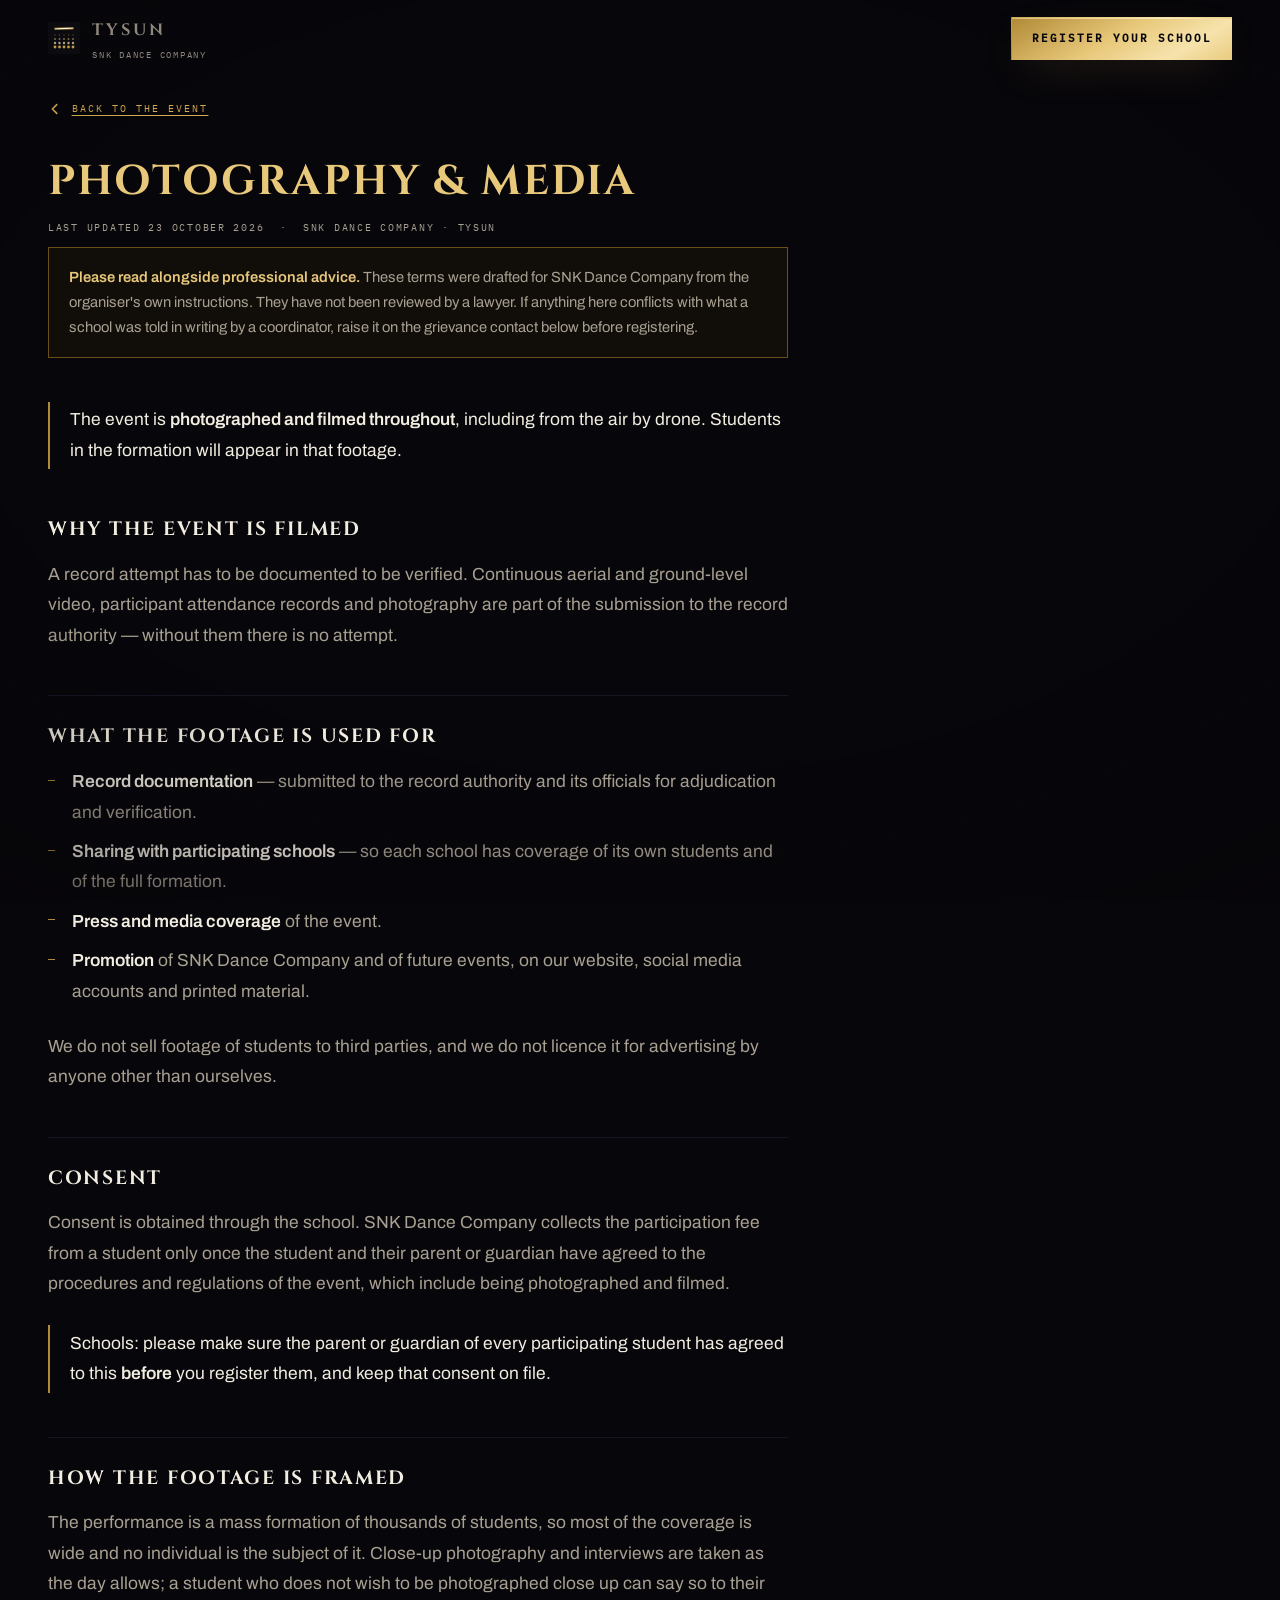
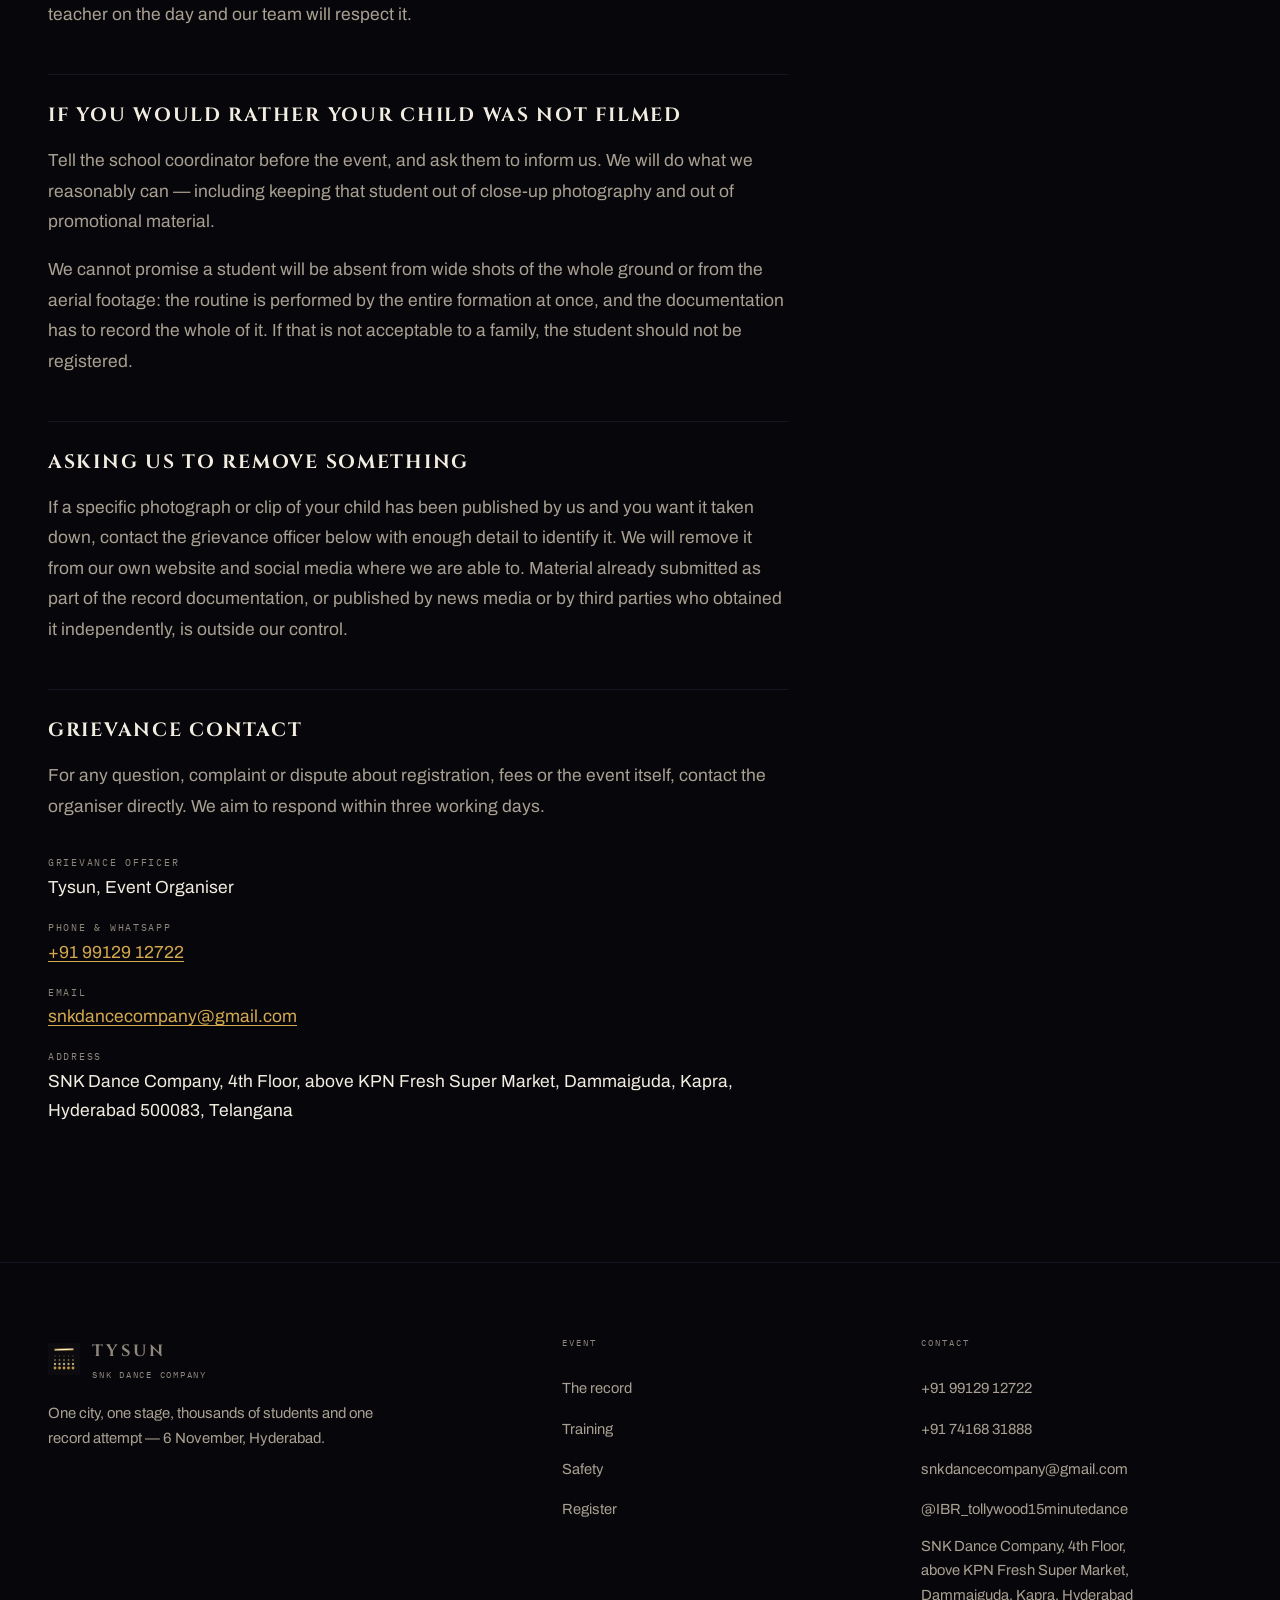
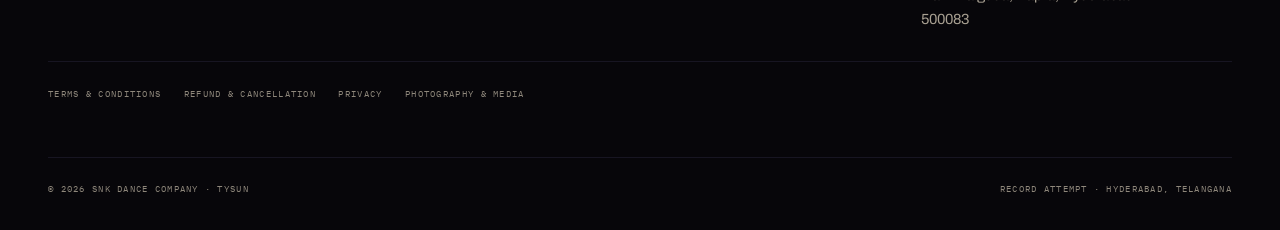
<file: media.html>
<!doctype html>
<html lang="en-IN">
<head>
<meta charset="utf-8">
<meta name="viewport" content="width=device-width, initial-scale=1">
<title>Photography & Media Notice | TYSUN · SNK Dance Company</title>
<meta name="description" content="How the event is photographed and filmed, what the footage is used for, and how to object.">
<meta name="theme-color" content="#07060A">
<meta name="robots" content="index, follow">
<link rel="canonical" href="https://tysun-hyderabad.pages.dev/media.html">
<link rel="icon" href="assets/images/mark.svg" type="image/svg+xml">
<link rel="preload" href="assets/fonts/cinzel-var.woff2" as="font" type="font/woff2" crossorigin>
<link rel="preload" href="assets/fonts/archivo-var.woff2" as="font" type="font/woff2" crossorigin>
<link rel="stylesheet" href="assets/css/fonts.css">
<link rel="stylesheet" href="assets/css/style.css">
</head>
<body>

<a class="skip" href="#main">Skip to content</a>
<div class="grain" aria-hidden="true"></div>
<div class="vignette" aria-hidden="true"></div>

<header class="hdr">
  <div class="wrap hdr__in">
    <a class="brand" href="index.html" aria-label="TYSUN — home">
      <img src="assets/images/mark.svg" alt="" width="32" height="32">
      <span><b>TYSUN</b><span>SNK Dance Company</span></span>
    </a>
    <a class="btn btn--gold hdr__cta" href="index.html#register">Register your school</a>
  </div>
</header>

<main id="main">
<section class="doc">
  <div class="wrap">
    <div class="doc__in">
      <a class="doc__back" href="index.html">
        <svg width="14" height="14" viewBox="0 0 16 16" fill="none" aria-hidden="true"><path d="M10 3 5 8l5 5" stroke="currentColor" stroke-width="1.8" stroke-linecap="round" stroke-linejoin="round"/></svg>
        Back to the event
      </a>

      <h1>Photography &amp; Media</h1>
      <p class="doc__meta">Last updated 23 October 2026 &nbsp;·&nbsp; SNK Dance Company · TYSUN</p>

      <div class="doc__note">
        <b>Please read alongside professional advice.</b> These terms were drafted for
        SNK Dance Company from the organiser's own instructions. They have not been
        reviewed by a lawyer. If anything here conflicts with what a school was told
        in writing by a coordinator, raise it on the grievance contact below before
        registering.
      </div>

      <div class="doc__key">
        <p>The event is <strong>photographed and filmed throughout</strong>, including
        from the air by drone. Students in the formation will appear in that footage.</p>
      </div>

      <h2>Why the event is filmed</h2>
      <p>A record attempt has to be documented to be verified. Continuous aerial and
      ground-level video, participant attendance records and photography are part of
      the submission to the record authority — without them there is no attempt.</p>

      <h2>What the footage is used for</h2>
      <ul>
        <li><strong>Record documentation</strong> — submitted to the record authority
        and its officials for adjudication and verification.</li>
        <li><strong>Sharing with participating schools</strong> — so each school has
        coverage of its own students and of the full formation.</li>
        <li><strong>Press and media coverage</strong> of the event.</li>
        <li><strong>Promotion</strong> of SNK Dance Company and of future events, on
        our website, social media accounts and printed material.</li>
      </ul>
      <p>We do not sell footage of students to third parties, and we do not licence it
      for advertising by anyone other than ourselves.</p>

      <h2>Consent</h2>
      <p>Consent is obtained through the school. SNK Dance Company collects the
      participation fee from a student only once the student and their parent or
      guardian have agreed to the procedures and regulations of the event, which
      include being photographed and filmed.</p>
      <div class="doc__key">
        <p>Schools: please make sure the parent or guardian of every participating
        student has agreed to this <strong>before</strong> you register them, and keep
        that consent on file.</p>
      </div>

      <h2>How the footage is framed</h2>
      <p>The performance is a mass formation of thousands of students, so most of the
      coverage is wide and no individual is the subject of it. Close-up photography
      and interviews are taken as the day allows; a student who does not wish to be
      photographed close up can say so to their teacher on the day and our team will
      respect it.</p>

      <h2>If you would rather your child was not filmed</h2>
      <p>Tell the school coordinator before the event, and ask them to inform us. We
      will do what we reasonably can — including keeping that student out of close-up
      photography and out of promotional material.</p>
      <p>We cannot promise a student will be absent from wide shots of the whole
      ground or from the aerial footage: the routine is performed by the entire
      formation at once, and the documentation has to record the whole of it. If that
      is not acceptable to a family, the student should not be registered.</p>

      <h2>Asking us to remove something</h2>
      <p>If a specific photograph or clip of your child has been published by us and
      you want it taken down, contact the grievance officer below with enough detail
      to identify it. We will remove it from our own website and social media where we
      are able to. Material already submitted as part of the record documentation, or
      published by news media or by third parties who obtained it independently, is
      outside our control.</p>

      <h2>Grievance contact</h2>
      <p>For any question, complaint or dispute about registration, fees or the event
      itself, contact the organiser directly. We aim to respond within three working
      days.</p>
      <dl>
        <dt>Grievance officer</dt><dd>Tysun, Event Organiser</dd>
        <dt>Phone &amp; WhatsApp</dt><dd><a href="tel:+919912912722">+91 99129 12722</a></dd>
        <dt>Email</dt><dd><a href="mailto:snkdancecompany@gmail.com">snkdancecompany@gmail.com</a></dd>
        <dt>Address</dt><dd>SNK Dance Company, 4th Floor, above KPN Fresh Super Market,
        Dammaiguda, Kapra, Hyderabad 500083, Telangana</dd>
      </dl>

    </div>
  </div>
</section>
</main>

<footer class="ft" id="contact">
  <div class="wrap">
    <div class="ft__t">
      <div>
        <a class="brand" href="index.html" aria-label="TYSUN — home">
          <img src="assets/images/mark.svg" alt="" width="32" height="32">
          <span><b>TYSUN</b><span>SNK Dance Company</span></span>
        </a>
        <p class="ft__l">One city, one stage, thousands of students and one record attempt — 6 November, Hyderabad.</p>
      </div>
      <div><h4>Event</h4><ul>
        <li><a href="index.html#scale">The record</a></li><li><a href="index.html#training">Training</a></li>
        <li><a href="index.html#safety">Safety</a></li><li><a href="index.html#register">Register</a></li></ul></div>
      <div><h4>Contact</h4><ul>
        <li><a href="tel:+919912912722">+91 99129 12722</a></li>
        <li><a href="tel:+917416831888">+91 74168 31888</a></li>
        <li><a href="mailto:snkdancecompany@gmail.com">snkdancecompany@gmail.com</a></li>
        <li><a href="https://instagram.com/IBR_tollywood15minutedance" rel="noopener">@IBR_tollywood15minutedance</a></li>
        <li><span class="ft__addr">SNK Dance Company, 4th Floor, above KPN Fresh Super Market, Dammaiguda, Kapra, Hyderabad 500083</span></li></ul></div>
    </div>
    <div class="ft__legal">
      <a href="terms.html">Terms &amp; Conditions</a>
      <a href="refunds.html">Refund &amp; Cancellation</a>
      <a href="privacy.html">Privacy</a>
      <a href="media.html">Photography &amp; Media</a>
    </div>
    <div class="ft__b">
      <span>© <span id="yr">2026</span> SNK Dance Company · TYSUN</span>
      <span>Record attempt · Hyderabad, Telangana</span>
    </div>
  </div>
</footer>

<script>document.getElementById("yr").textContent = new Date().getFullYear();</script>
</body>
</html>
</file>
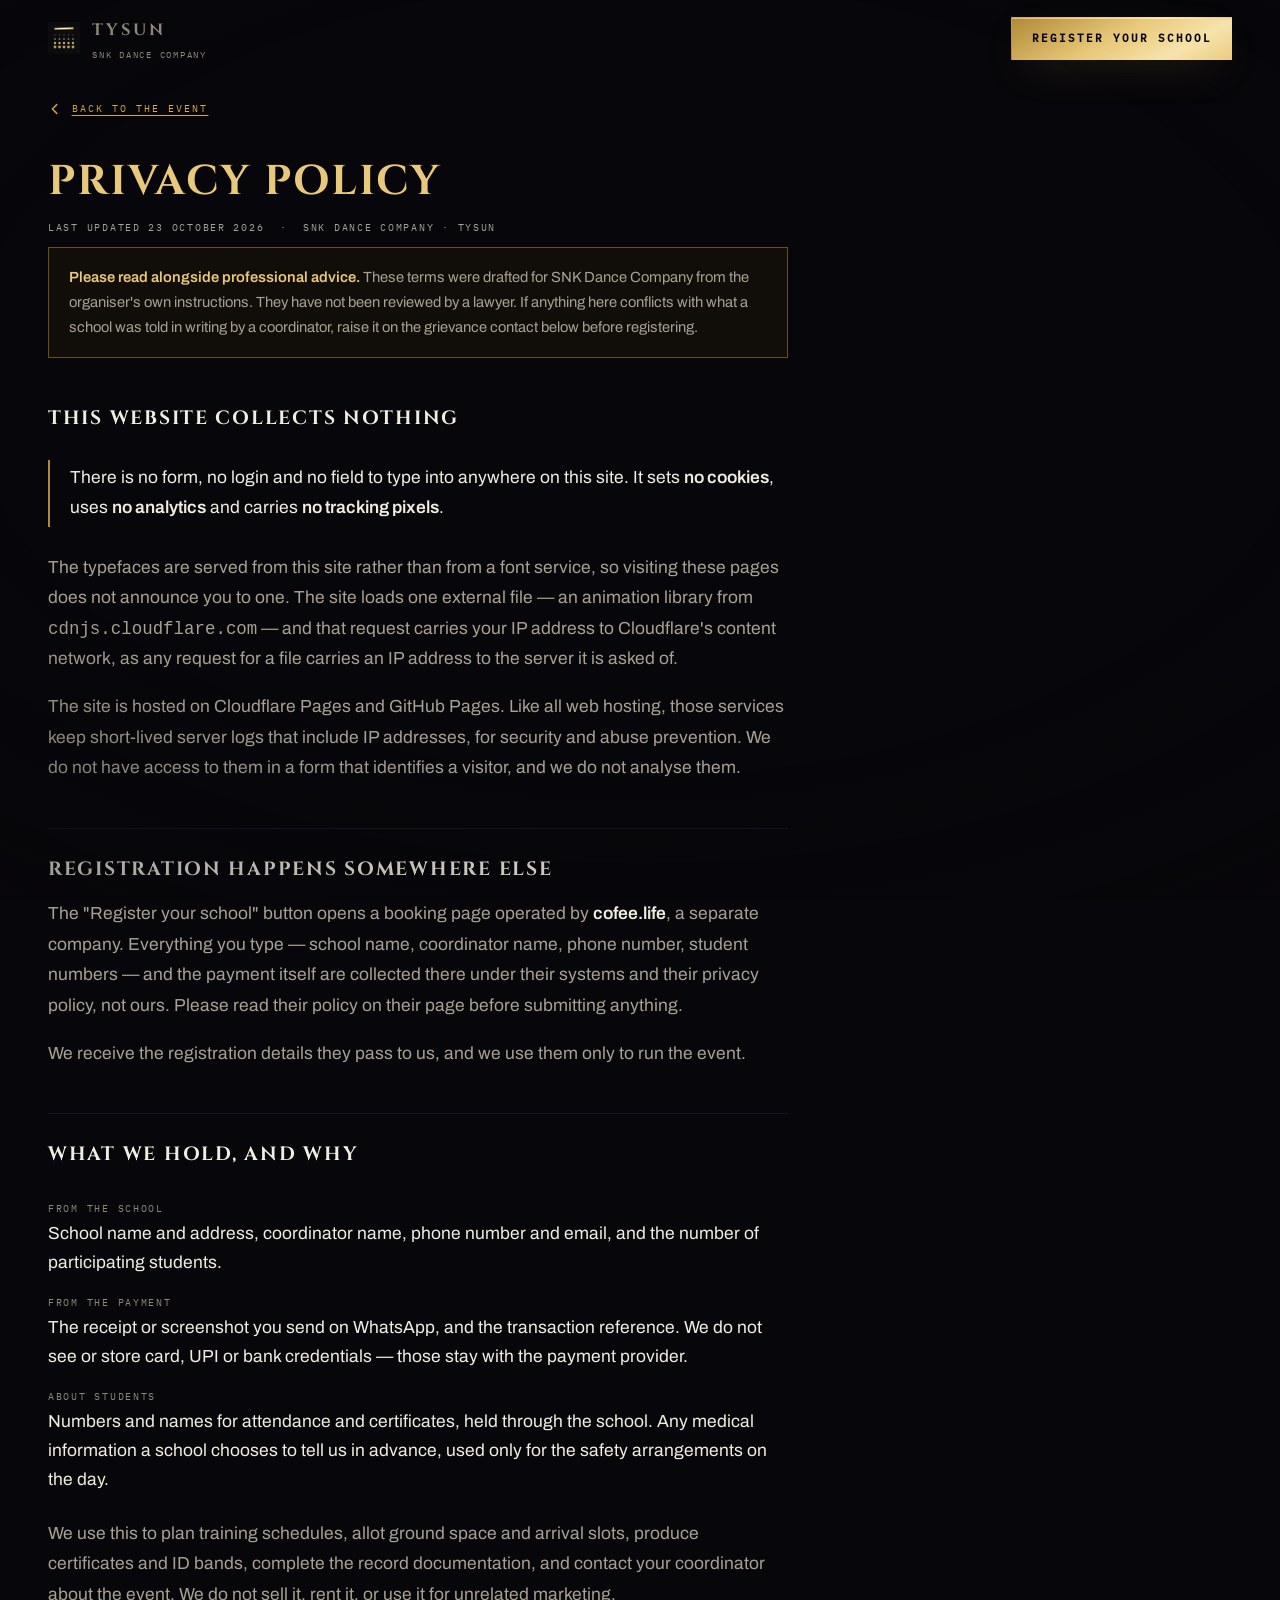
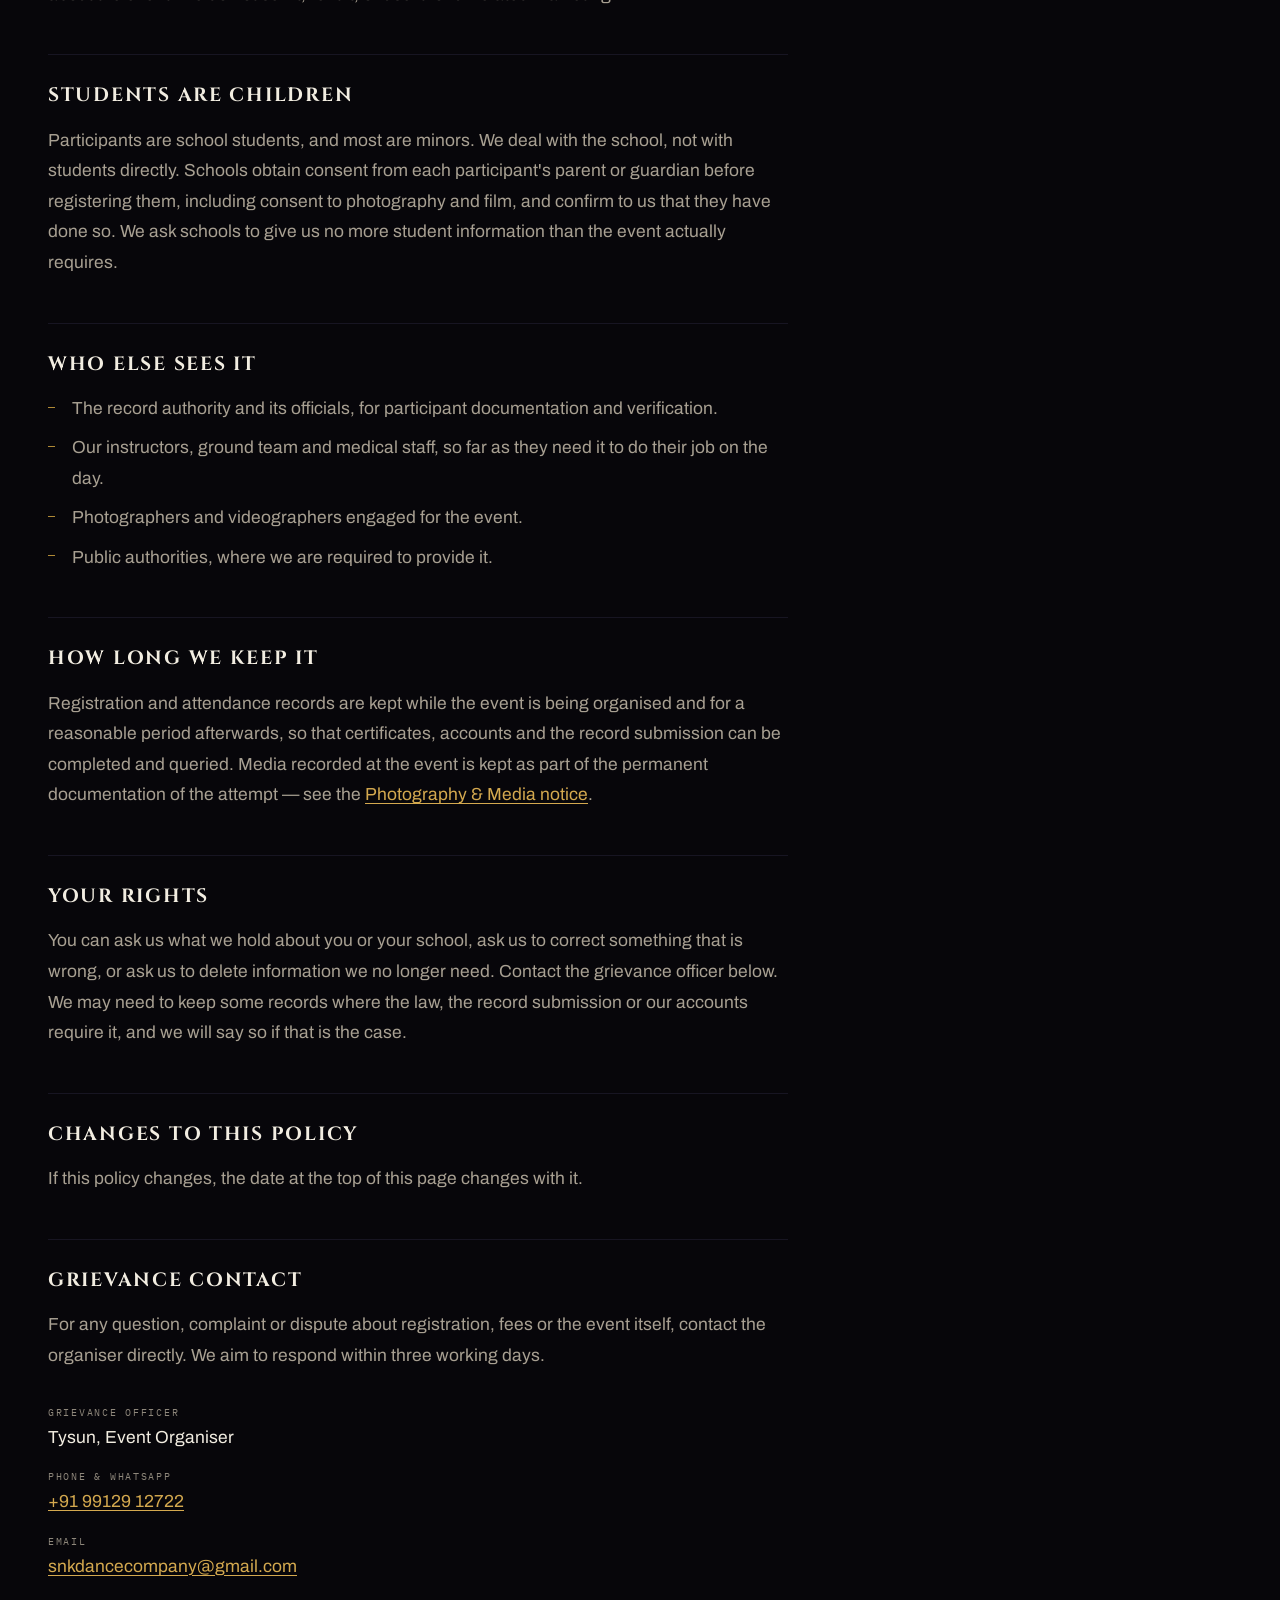
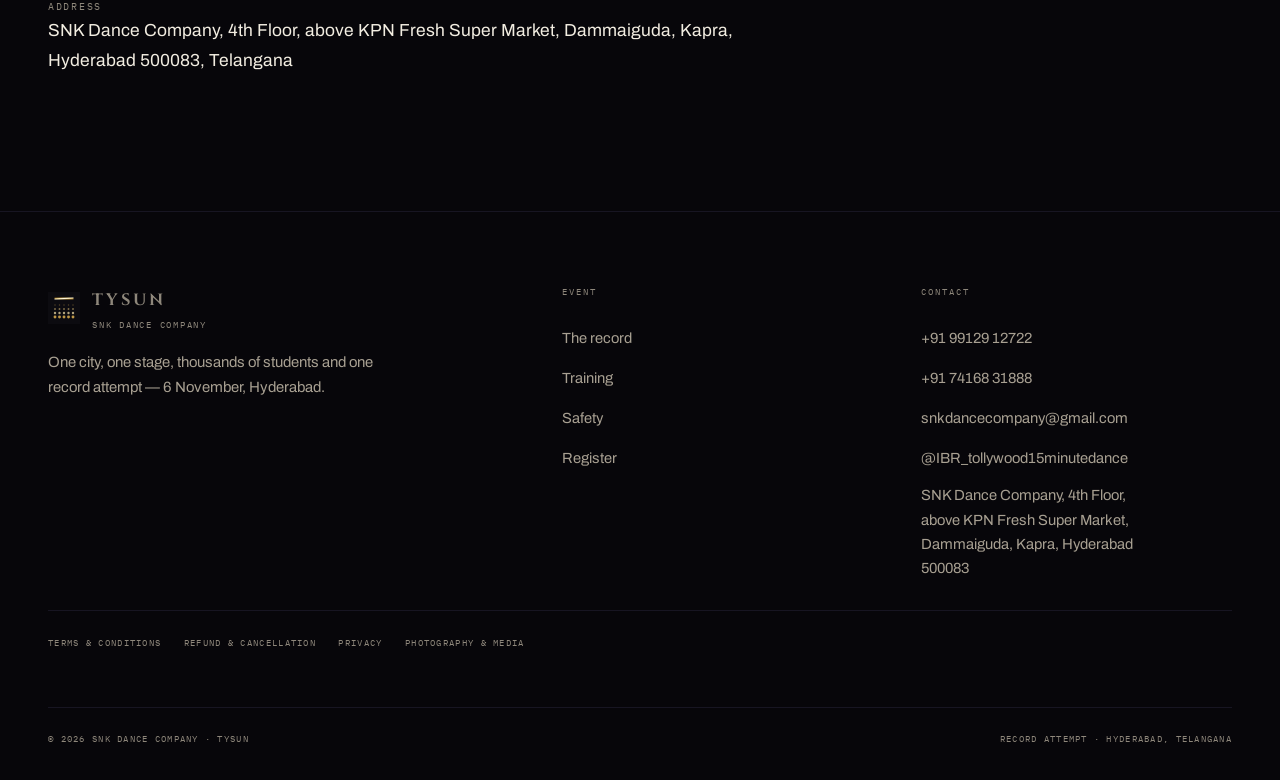
<file: privacy.html>
<!doctype html>
<html lang="en-IN">
<head>
<meta charset="utf-8">
<meta name="viewport" content="width=device-width, initial-scale=1">
<title>Privacy Policy | TYSUN · SNK Dance Company</title>
<meta name="description" content="What this website collects, what SNK Dance Company collects from participating schools, and how it is handled.">
<meta name="theme-color" content="#07060A">
<meta name="robots" content="index, follow">
<link rel="canonical" href="https://tysun-hyderabad.pages.dev/privacy.html">
<link rel="icon" href="assets/images/mark.svg" type="image/svg+xml">
<link rel="preload" href="assets/fonts/cinzel-var.woff2" as="font" type="font/woff2" crossorigin>
<link rel="preload" href="assets/fonts/archivo-var.woff2" as="font" type="font/woff2" crossorigin>
<link rel="stylesheet" href="assets/css/fonts.css">
<link rel="stylesheet" href="assets/css/style.css">
</head>
<body>

<a class="skip" href="#main">Skip to content</a>
<div class="grain" aria-hidden="true"></div>
<div class="vignette" aria-hidden="true"></div>

<header class="hdr">
  <div class="wrap hdr__in">
    <a class="brand" href="index.html" aria-label="TYSUN — home">
      <img src="assets/images/mark.svg" alt="" width="32" height="32">
      <span><b>TYSUN</b><span>SNK Dance Company</span></span>
    </a>
    <a class="btn btn--gold hdr__cta" href="index.html#register">Register your school</a>
  </div>
</header>

<main id="main">
<section class="doc">
  <div class="wrap">
    <div class="doc__in">
      <a class="doc__back" href="index.html">
        <svg width="14" height="14" viewBox="0 0 16 16" fill="none" aria-hidden="true"><path d="M10 3 5 8l5 5" stroke="currentColor" stroke-width="1.8" stroke-linecap="round" stroke-linejoin="round"/></svg>
        Back to the event
      </a>

      <h1>Privacy Policy</h1>
      <p class="doc__meta">Last updated 23 October 2026 &nbsp;·&nbsp; SNK Dance Company · TYSUN</p>

      <div class="doc__note">
        <b>Please read alongside professional advice.</b> These terms were drafted for
        SNK Dance Company from the organiser's own instructions. They have not been
        reviewed by a lawyer. If anything here conflicts with what a school was told
        in writing by a coordinator, raise it on the grievance contact below before
        registering.
      </div>

      <h2>This website collects nothing</h2>
      <div class="doc__key">
        <p>There is no form, no login and no field to type into anywhere on this
        site. It sets <strong>no cookies</strong>, uses <strong>no analytics</strong>
        and carries <strong>no tracking pixels</strong>.</p>
      </div>
      <p>The typefaces are served from this site rather than from a font service, so
      visiting these pages does not announce you to one. The site loads one external
      file — an animation library from <code>cdnjs.cloudflare.com</code> — and that
      request carries your IP address to Cloudflare's content network, as any request
      for a file carries an IP address to the server it is asked of.</p>
      <p>The site is hosted on Cloudflare Pages and GitHub Pages. Like all web
      hosting, those services keep short-lived server logs that include IP addresses,
      for security and abuse prevention. We do not have access to them in a form that
      identifies a visitor, and we do not analyse them.</p>

      <h2>Registration happens somewhere else</h2>
      <p>The "Register your school" button opens a booking page operated by
      <strong>cofee.life</strong>, a separate company. Everything you type — school
      name, coordinator name, phone number, student numbers — and the payment itself
      are collected there under their systems and their privacy policy, not ours.
      Please read their policy on their page before submitting anything.</p>
      <p>We receive the registration details they pass to us, and we use them only to
      run the event.</p>

      <h2>What we hold, and why</h2>
      <dl>
        <dt>From the school</dt><dd>School name and address, coordinator name, phone
        number and email, and the number of participating students.</dd>
        <dt>From the payment</dt><dd>The receipt or screenshot you send on WhatsApp,
        and the transaction reference. We do not see or store card, UPI or bank
        credentials — those stay with the payment provider.</dd>
        <dt>About students</dt><dd>Numbers and names for attendance and certificates,
        held through the school. Any medical information a school chooses to tell us
        in advance, used only for the safety arrangements on the day.</dd>
      </dl>
      <p>We use this to plan training schedules, allot ground space and arrival
      slots, produce certificates and ID bands, complete the record documentation,
      and contact your coordinator about the event. We do not sell it, rent it, or
      use it for unrelated marketing.</p>

      <h2>Students are children</h2>
      <p>Participants are school students, and most are minors. We deal with the
      school, not with students directly. Schools obtain consent from each
      participant's parent or guardian before registering them, including consent to
      photography and film, and confirm to us that they have done so. We ask schools
      to give us no more student information than the event actually requires.</p>

      <h2>Who else sees it</h2>
      <ul>
        <li>The record authority and its officials, for participant documentation
        and verification.</li>
        <li>Our instructors, ground team and medical staff, so far as they need it to
        do their job on the day.</li>
        <li>Photographers and videographers engaged for the event.</li>
        <li>Public authorities, where we are required to provide it.</li>
      </ul>

      <h2>How long we keep it</h2>
      <p>Registration and attendance records are kept while the event is being
      organised and for a reasonable period afterwards, so that certificates,
      accounts and the record submission can be completed and queried. Media
      recorded at the event is kept as part of the permanent documentation of the
      attempt — see the <a href="media.html">Photography &amp; Media notice</a>.</p>

      <h2>Your rights</h2>
      <p>You can ask us what we hold about you or your school, ask us to correct
      something that is wrong, or ask us to delete information we no longer need.
      Contact the grievance officer below. We may need to keep some records where
      the law, the record submission or our accounts require it, and we will say so
      if that is the case.</p>

      <h2>Changes to this policy</h2>
      <p>If this policy changes, the date at the top of this page changes with it.</p>

      <h2>Grievance contact</h2>
      <p>For any question, complaint or dispute about registration, fees or the event
      itself, contact the organiser directly. We aim to respond within three working
      days.</p>
      <dl>
        <dt>Grievance officer</dt><dd>Tysun, Event Organiser</dd>
        <dt>Phone &amp; WhatsApp</dt><dd><a href="tel:+919912912722">+91 99129 12722</a></dd>
        <dt>Email</dt><dd><a href="mailto:snkdancecompany@gmail.com">snkdancecompany@gmail.com</a></dd>
        <dt>Address</dt><dd>SNK Dance Company, 4th Floor, above KPN Fresh Super Market,
        Dammaiguda, Kapra, Hyderabad 500083, Telangana</dd>
      </dl>

    </div>
  </div>
</section>
</main>

<footer class="ft" id="contact">
  <div class="wrap">
    <div class="ft__t">
      <div>
        <a class="brand" href="index.html" aria-label="TYSUN — home">
          <img src="assets/images/mark.svg" alt="" width="32" height="32">
          <span><b>TYSUN</b><span>SNK Dance Company</span></span>
        </a>
        <p class="ft__l">One city, one stage, thousands of students and one record attempt — 6 November, Hyderabad.</p>
      </div>
      <div><h4>Event</h4><ul>
        <li><a href="index.html#scale">The record</a></li><li><a href="index.html#training">Training</a></li>
        <li><a href="index.html#safety">Safety</a></li><li><a href="index.html#register">Register</a></li></ul></div>
      <div><h4>Contact</h4><ul>
        <li><a href="tel:+919912912722">+91 99129 12722</a></li>
        <li><a href="tel:+917416831888">+91 74168 31888</a></li>
        <li><a href="mailto:snkdancecompany@gmail.com">snkdancecompany@gmail.com</a></li>
        <li><a href="https://instagram.com/IBR_tollywood15minutedance" rel="noopener">@IBR_tollywood15minutedance</a></li>
        <li><span class="ft__addr">SNK Dance Company, 4th Floor, above KPN Fresh Super Market, Dammaiguda, Kapra, Hyderabad 500083</span></li></ul></div>
    </div>
    <div class="ft__legal">
      <a href="terms.html">Terms &amp; Conditions</a>
      <a href="refunds.html">Refund &amp; Cancellation</a>
      <a href="privacy.html">Privacy</a>
      <a href="media.html">Photography &amp; Media</a>
    </div>
    <div class="ft__b">
      <span>© <span id="yr">2026</span> SNK Dance Company · TYSUN</span>
      <span>Record attempt · Hyderabad, Telangana</span>
    </div>
  </div>
</footer>

<script>document.getElementById("yr").textContent = new Date().getFullYear();</script>
</body>
</html>
</file>
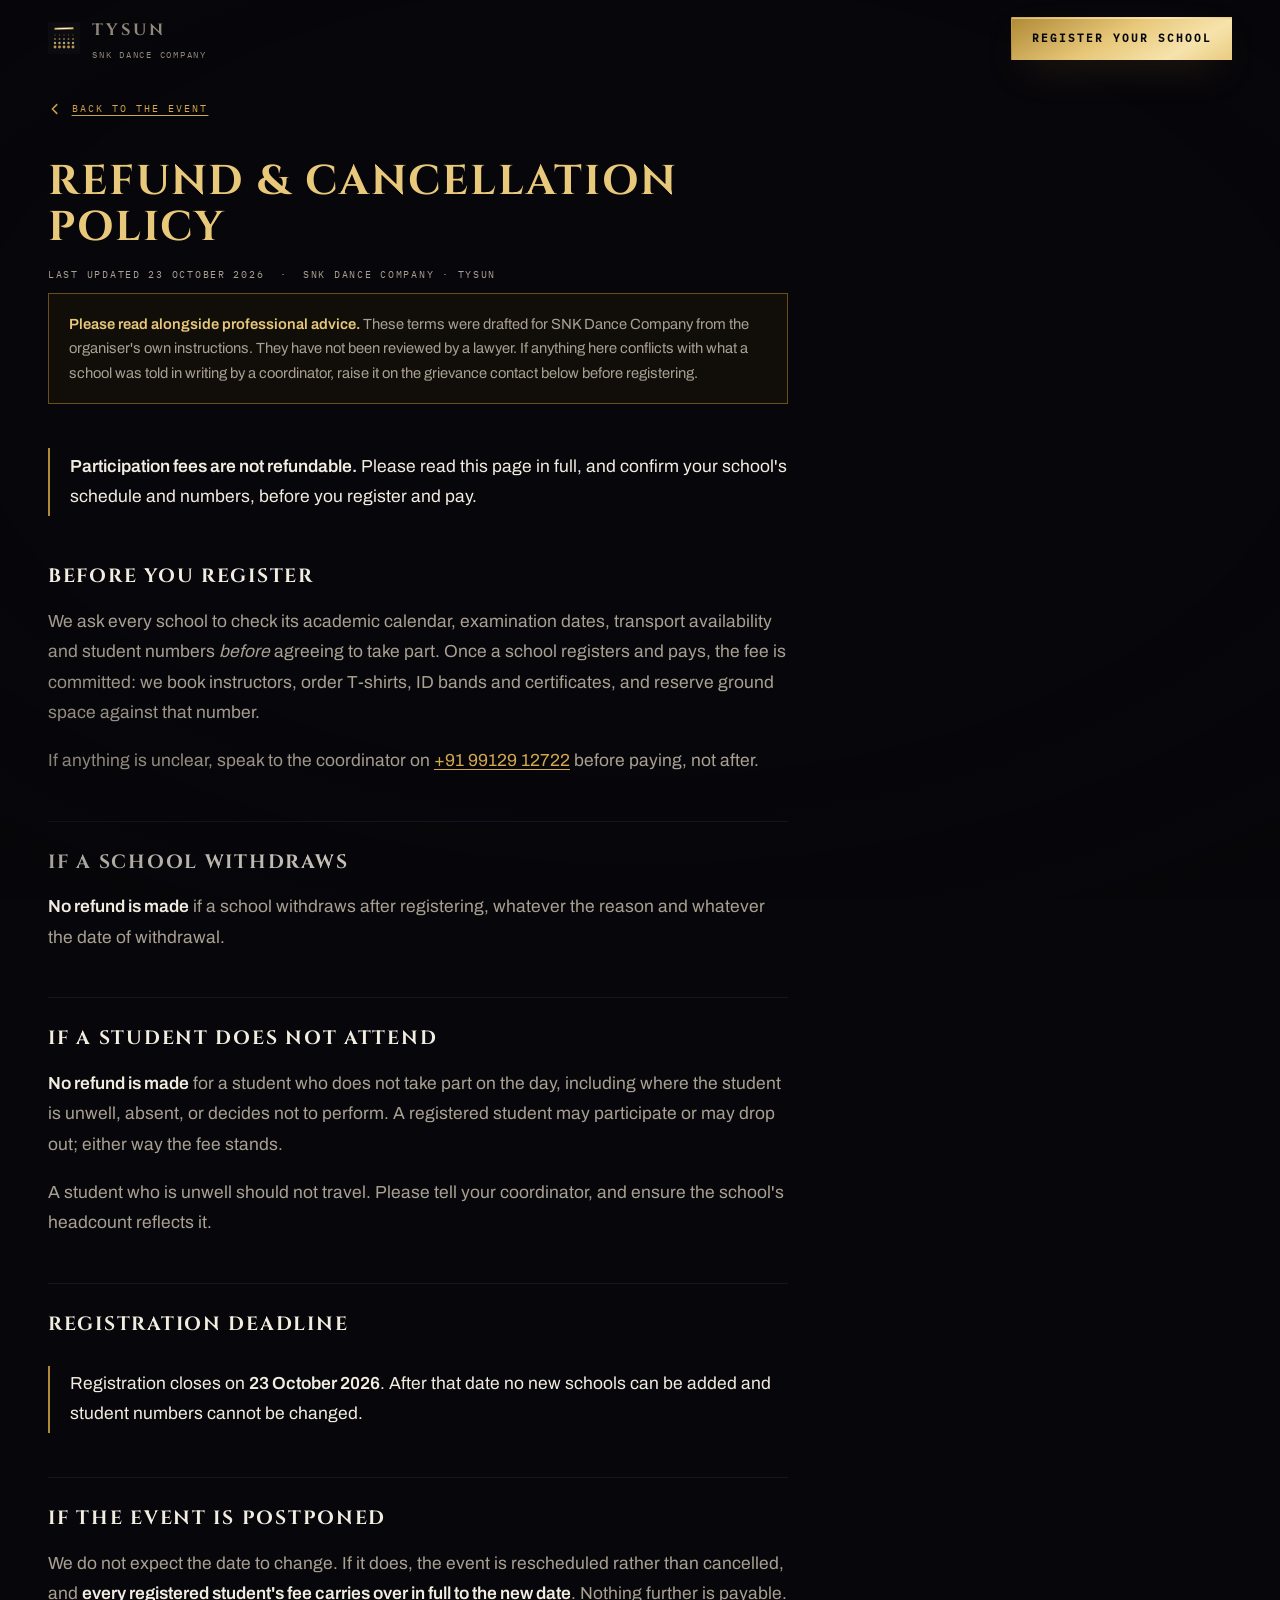
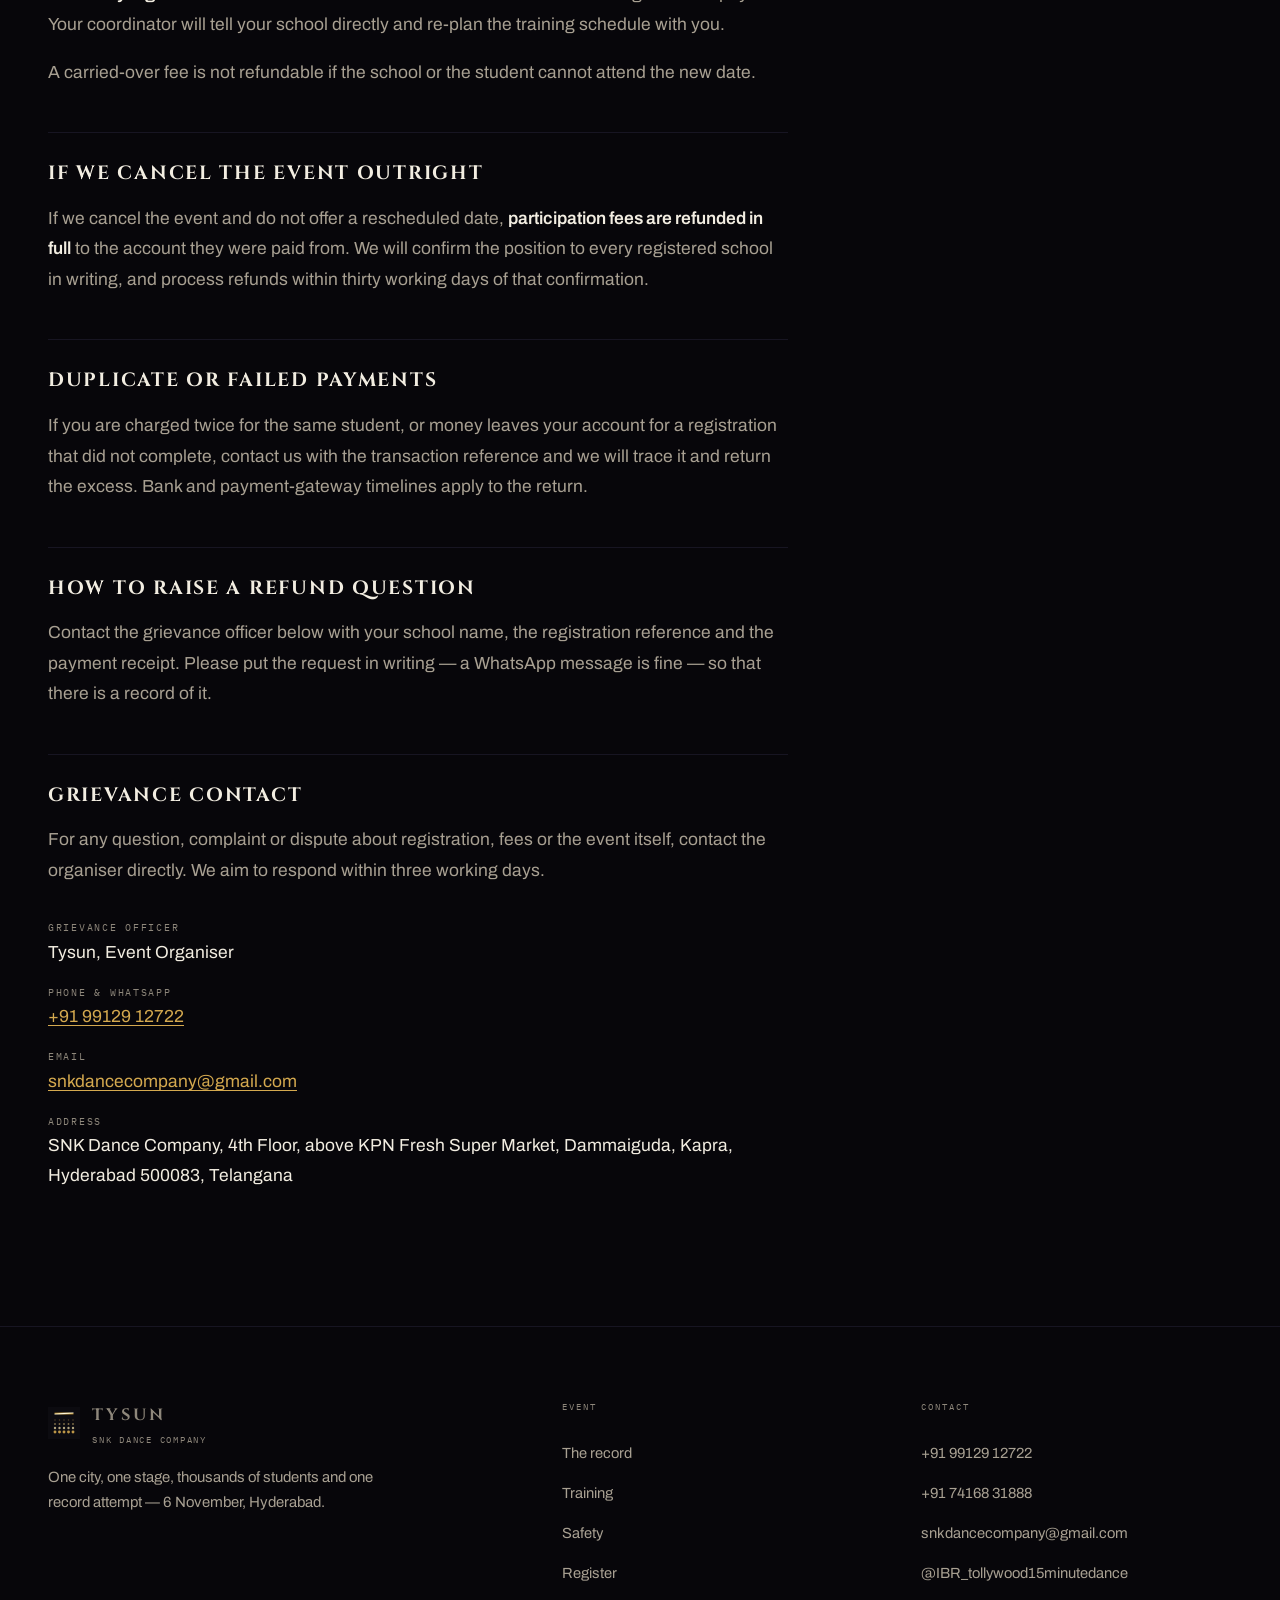
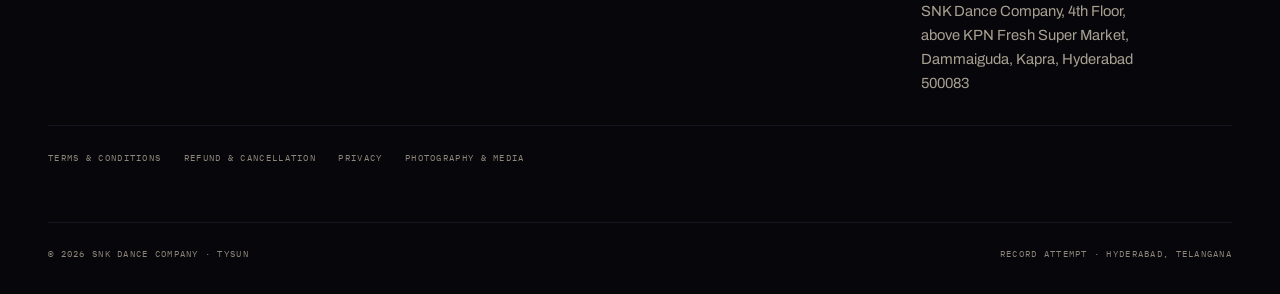
<file: refunds.html>
<!doctype html>
<html lang="en-IN">
<head>
<meta charset="utf-8">
<meta name="viewport" content="width=device-width, initial-scale=1">
<title>Refund & Cancellation Policy | TYSUN · SNK Dance Company</title>
<meta name="description" content="Refund and cancellation terms for the 15-minute non-stop Tollywood dance record attempt on 6 November in Hyderabad.">
<meta name="theme-color" content="#07060A">
<meta name="robots" content="index, follow">
<link rel="canonical" href="https://tysun-hyderabad.pages.dev/refunds.html">
<link rel="icon" href="assets/images/mark.svg" type="image/svg+xml">
<link rel="preload" href="assets/fonts/cinzel-var.woff2" as="font" type="font/woff2" crossorigin>
<link rel="preload" href="assets/fonts/archivo-var.woff2" as="font" type="font/woff2" crossorigin>
<link rel="stylesheet" href="assets/css/fonts.css">
<link rel="stylesheet" href="assets/css/style.css">
</head>
<body>

<a class="skip" href="#main">Skip to content</a>
<div class="grain" aria-hidden="true"></div>
<div class="vignette" aria-hidden="true"></div>

<header class="hdr">
  <div class="wrap hdr__in">
    <a class="brand" href="index.html" aria-label="TYSUN — home">
      <img src="assets/images/mark.svg" alt="" width="32" height="32">
      <span><b>TYSUN</b><span>SNK Dance Company</span></span>
    </a>
    <a class="btn btn--gold hdr__cta" href="index.html#register">Register your school</a>
  </div>
</header>

<main id="main">
<section class="doc">
  <div class="wrap">
    <div class="doc__in">
      <a class="doc__back" href="index.html">
        <svg width="14" height="14" viewBox="0 0 16 16" fill="none" aria-hidden="true"><path d="M10 3 5 8l5 5" stroke="currentColor" stroke-width="1.8" stroke-linecap="round" stroke-linejoin="round"/></svg>
        Back to the event
      </a>

      <h1>Refund &amp; Cancellation Policy</h1>
      <p class="doc__meta">Last updated 23 October 2026 &nbsp;·&nbsp; SNK Dance Company · TYSUN</p>

      <div class="doc__note">
        <b>Please read alongside professional advice.</b> These terms were drafted for
        SNK Dance Company from the organiser's own instructions. They have not been
        reviewed by a lawyer. If anything here conflicts with what a school was told
        in writing by a coordinator, raise it on the grievance contact below before
        registering.
      </div>

      <div class="doc__key">
        <p><strong>Participation fees are not refundable.</strong> Please read this
        page in full, and confirm your school's schedule and numbers, before you
        register and pay.</p>
      </div>

      <h2>Before you register</h2>
      <p>We ask every school to check its academic calendar, examination dates,
      transport availability and student numbers <em>before</em> agreeing to take
      part. Once a school registers and pays, the fee is committed: we book
      instructors, order T-shirts, ID bands and certificates, and reserve ground
      space against that number.</p>
      <p>If anything is unclear, speak to the coordinator on
      <a href="tel:+919912912722">+91 99129 12722</a> before paying, not after.</p>

      <h2>If a school withdraws</h2>
      <p><strong>No refund is made</strong> if a school withdraws after registering,
      whatever the reason and whatever the date of withdrawal.</p>

      <h2>If a student does not attend</h2>
      <p><strong>No refund is made</strong> for a student who does not take part on
      the day, including where the student is unwell, absent, or decides not to
      perform. A registered student may participate or may drop out; either way the
      fee stands.</p>
      <p>A student who is unwell should not travel. Please tell your coordinator, and
      ensure the school's headcount reflects it.</p>

      <h2>Registration deadline</h2>
      <div class="doc__key">
        <p>Registration closes on <strong>23 October 2026</strong>. After that date
        no new schools can be added and student numbers cannot be changed.</p>
      </div>

      <h2>If the event is postponed</h2>
      <p>We do not expect the date to change. If it does, the event is rescheduled
      rather than cancelled, and <strong>every registered student's fee carries over
      in full to the new date</strong>. Nothing further is payable. Your coordinator
      will tell your school directly and re-plan the training schedule with you.</p>
      <p>A carried-over fee is not refundable if the school or the student cannot
      attend the new date.</p>

      <h2>If we cancel the event outright</h2>
      <p>If we cancel the event and do not offer a rescheduled date,
      <strong>participation fees are refunded in full</strong> to the account they
      were paid from. We will confirm the position to every registered school in
      writing, and process refunds within thirty working days of that confirmation.</p>

      <h2>Duplicate or failed payments</h2>
      <p>If you are charged twice for the same student, or money leaves your account
      for a registration that did not complete, contact us with the transaction
      reference and we will trace it and return the excess. Bank and payment-gateway
      timelines apply to the return.</p>

      <h2>How to raise a refund question</h2>
      <p>Contact the grievance officer below with your school name, the registration
      reference and the payment receipt. Please put the request in writing — a
      WhatsApp message is fine — so that there is a record of it.</p>

      <h2>Grievance contact</h2>
      <p>For any question, complaint or dispute about registration, fees or the event
      itself, contact the organiser directly. We aim to respond within three working
      days.</p>
      <dl>
        <dt>Grievance officer</dt><dd>Tysun, Event Organiser</dd>
        <dt>Phone &amp; WhatsApp</dt><dd><a href="tel:+919912912722">+91 99129 12722</a></dd>
        <dt>Email</dt><dd><a href="mailto:snkdancecompany@gmail.com">snkdancecompany@gmail.com</a></dd>
        <dt>Address</dt><dd>SNK Dance Company, 4th Floor, above KPN Fresh Super Market,
        Dammaiguda, Kapra, Hyderabad 500083, Telangana</dd>
      </dl>

    </div>
  </div>
</section>
</main>

<footer class="ft" id="contact">
  <div class="wrap">
    <div class="ft__t">
      <div>
        <a class="brand" href="index.html" aria-label="TYSUN — home">
          <img src="assets/images/mark.svg" alt="" width="32" height="32">
          <span><b>TYSUN</b><span>SNK Dance Company</span></span>
        </a>
        <p class="ft__l">One city, one stage, thousands of students and one record attempt — 6 November, Hyderabad.</p>
      </div>
      <div><h4>Event</h4><ul>
        <li><a href="index.html#scale">The record</a></li><li><a href="index.html#training">Training</a></li>
        <li><a href="index.html#safety">Safety</a></li><li><a href="index.html#register">Register</a></li></ul></div>
      <div><h4>Contact</h4><ul>
        <li><a href="tel:+919912912722">+91 99129 12722</a></li>
        <li><a href="tel:+917416831888">+91 74168 31888</a></li>
        <li><a href="mailto:snkdancecompany@gmail.com">snkdancecompany@gmail.com</a></li>
        <li><a href="https://instagram.com/IBR_tollywood15minutedance" rel="noopener">@IBR_tollywood15minutedance</a></li>
        <li><span class="ft__addr">SNK Dance Company, 4th Floor, above KPN Fresh Super Market, Dammaiguda, Kapra, Hyderabad 500083</span></li></ul></div>
    </div>
    <div class="ft__legal">
      <a href="terms.html">Terms &amp; Conditions</a>
      <a href="refunds.html">Refund &amp; Cancellation</a>
      <a href="privacy.html">Privacy</a>
      <a href="media.html">Photography &amp; Media</a>
    </div>
    <div class="ft__b">
      <span>© <span id="yr">2026</span> SNK Dance Company · TYSUN</span>
      <span>Record attempt · Hyderabad, Telangana</span>
    </div>
  </div>
</footer>

<script>document.getElementById("yr").textContent = new Date().getFullYear();</script>
</body>
</html>
</file>
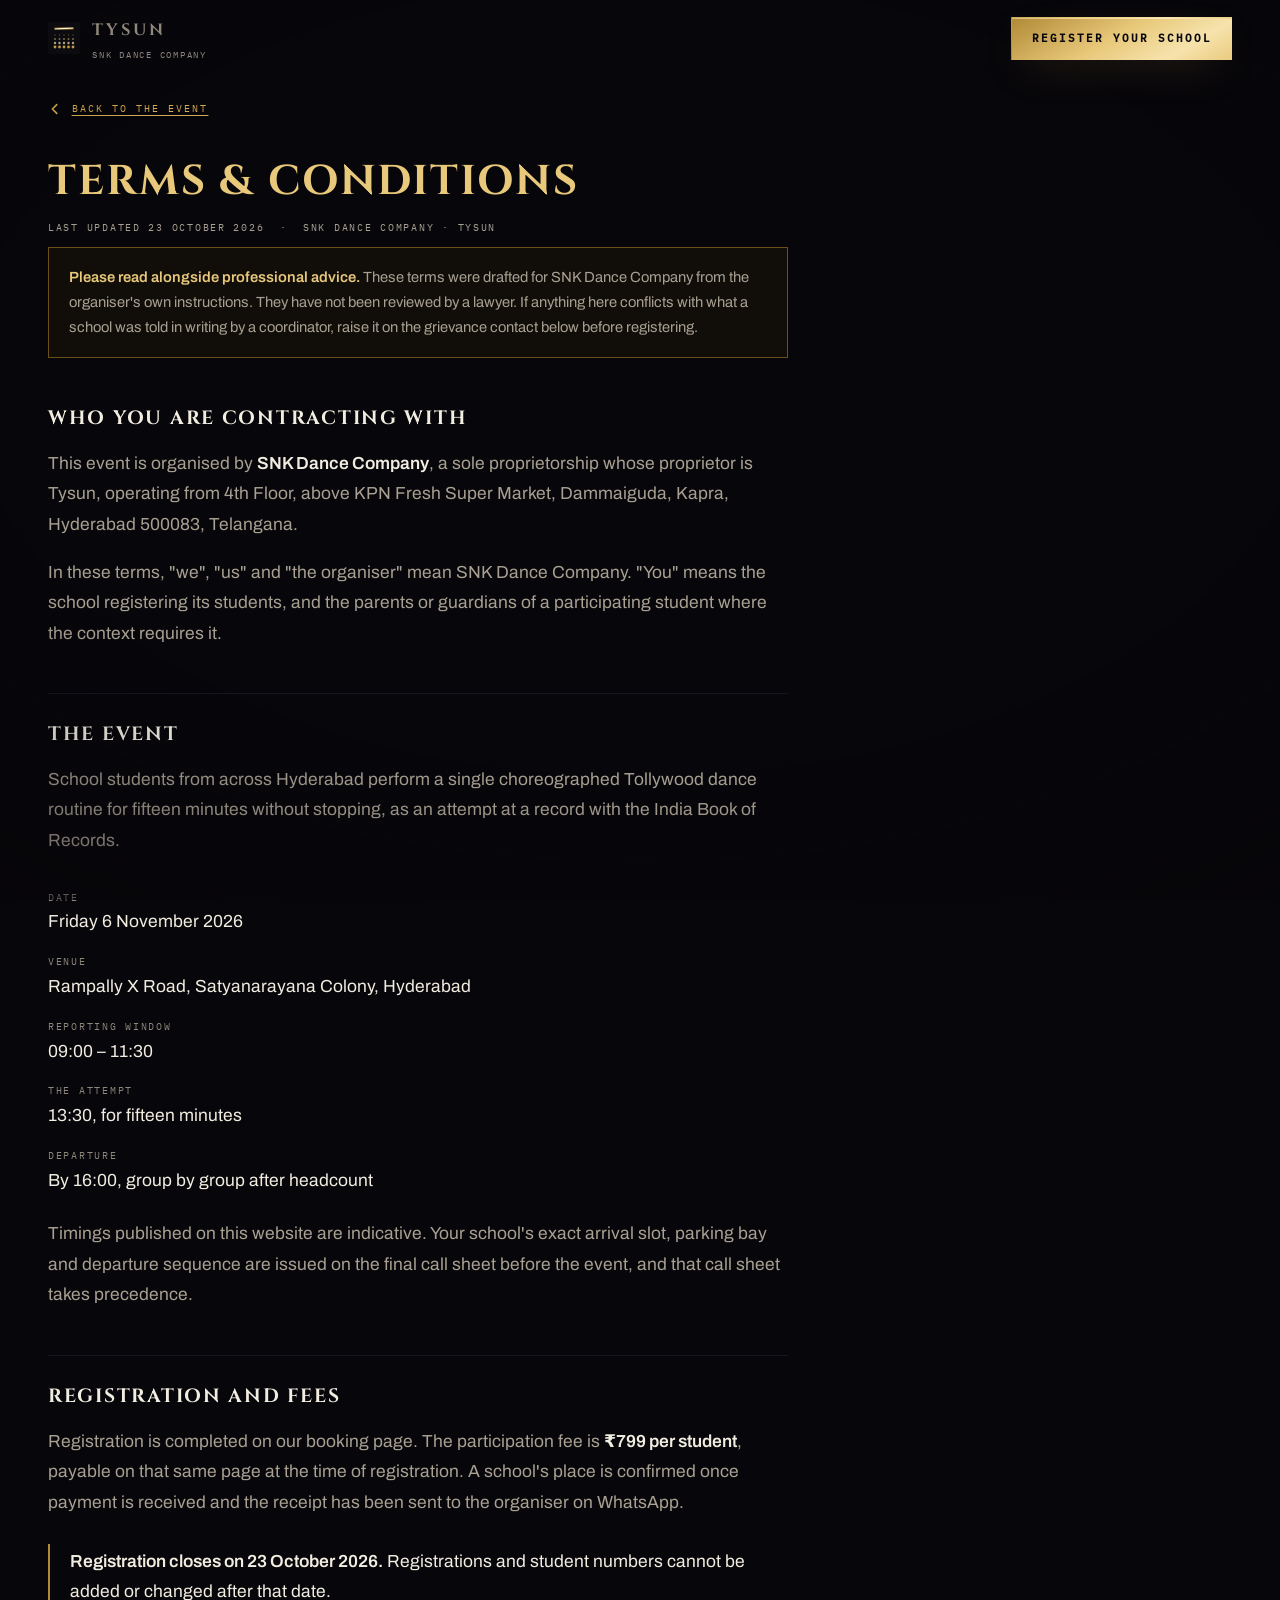
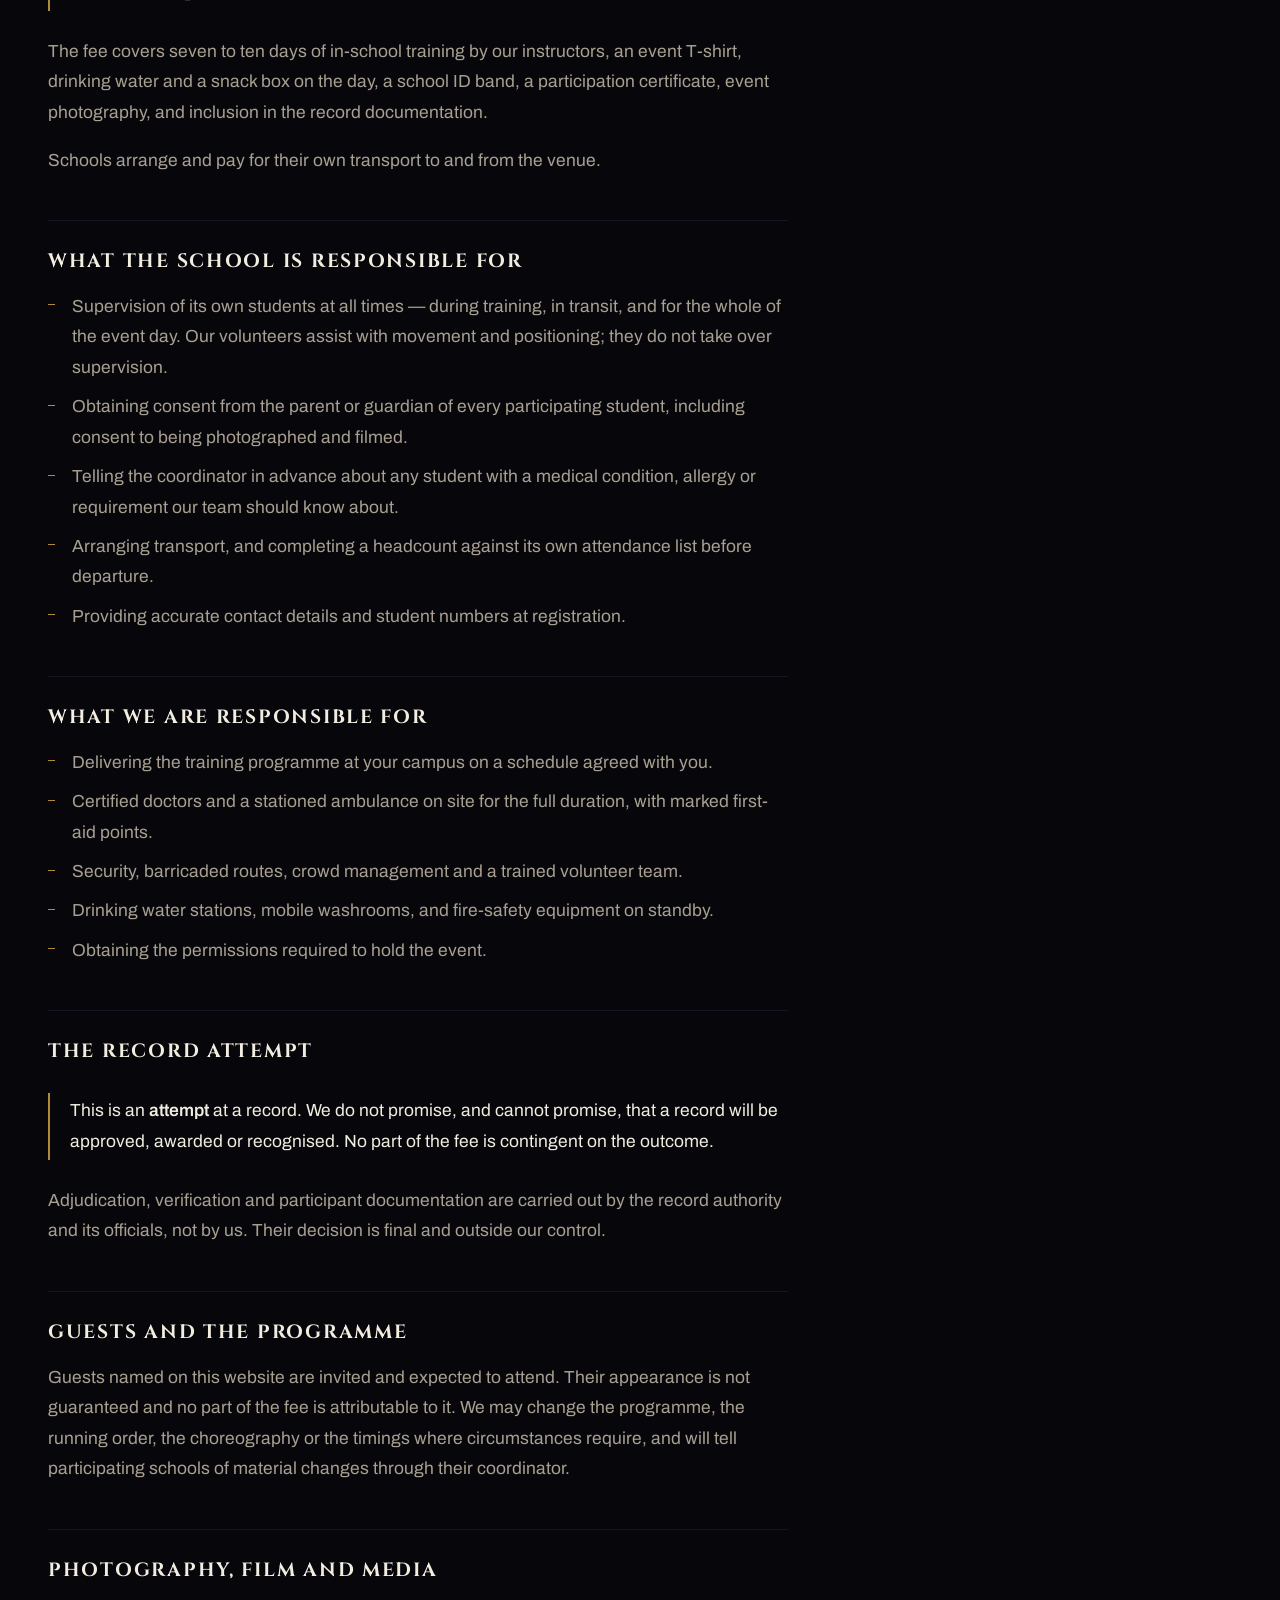
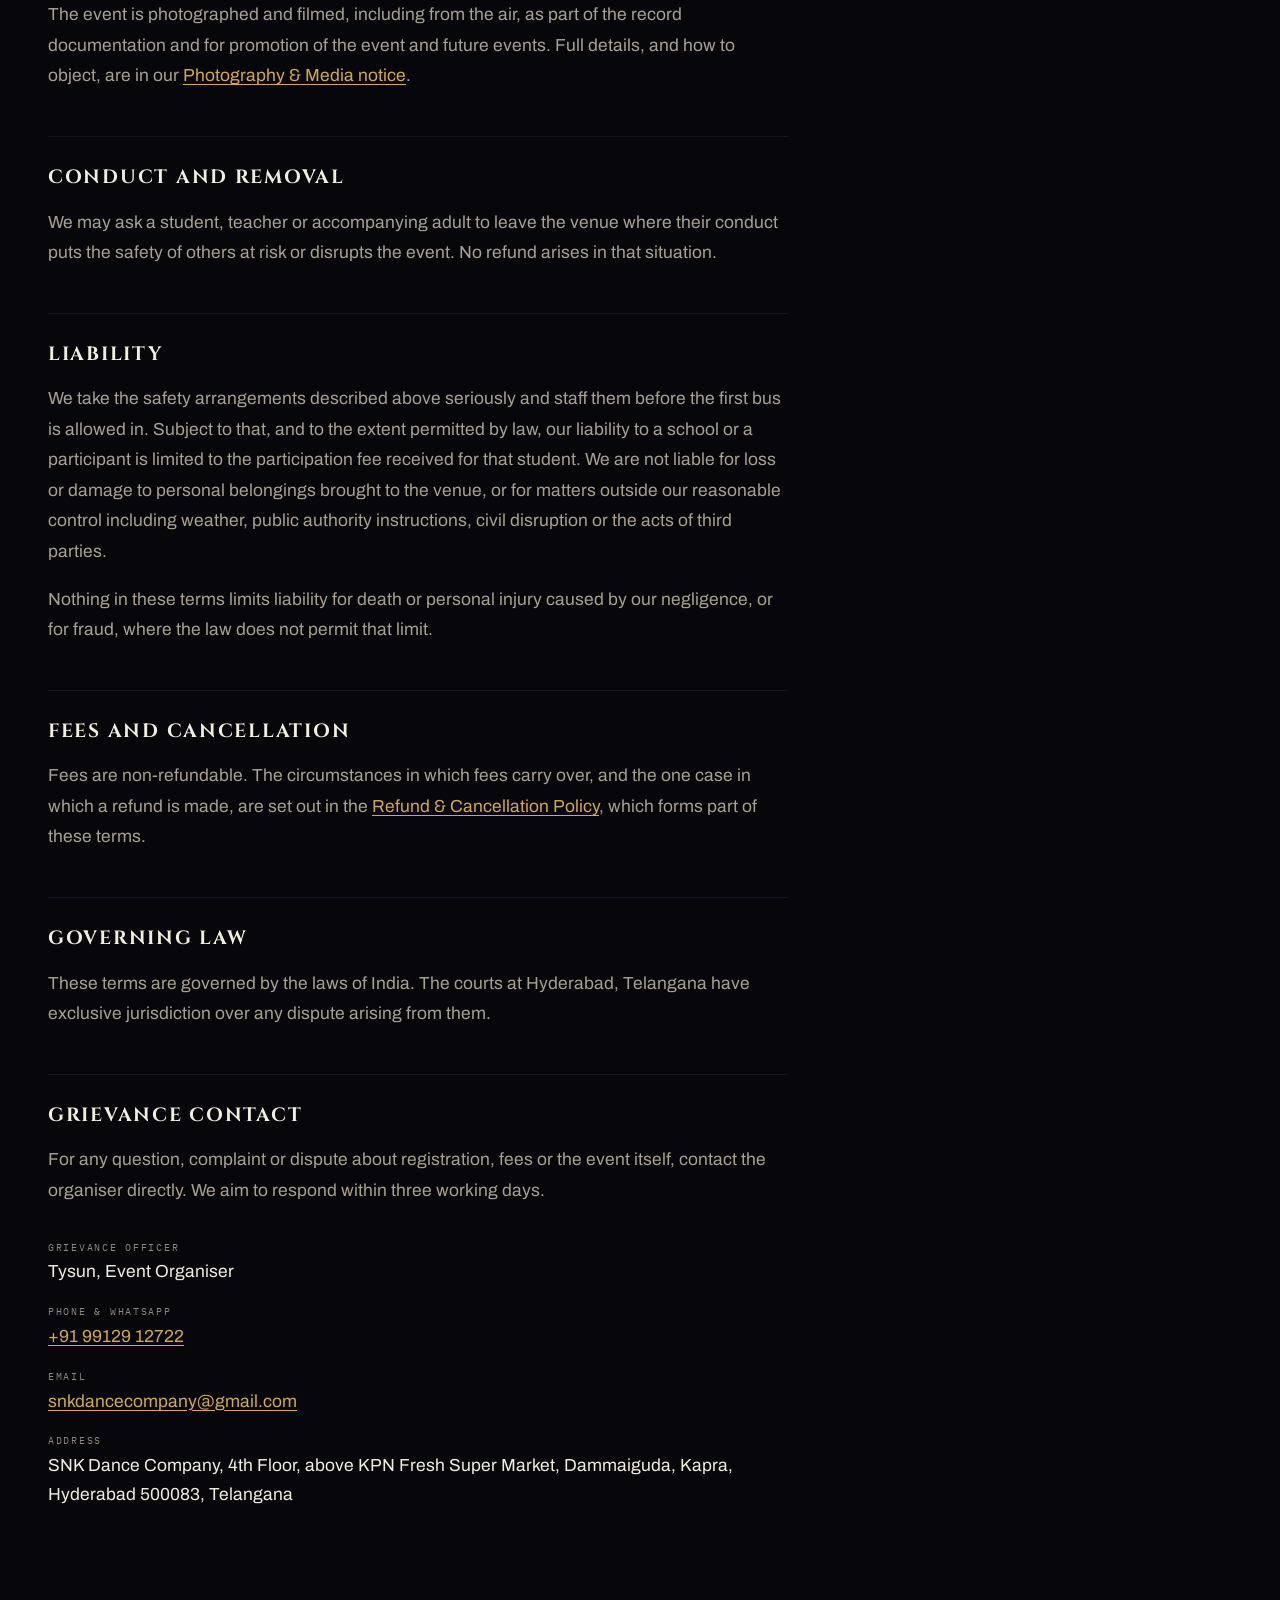
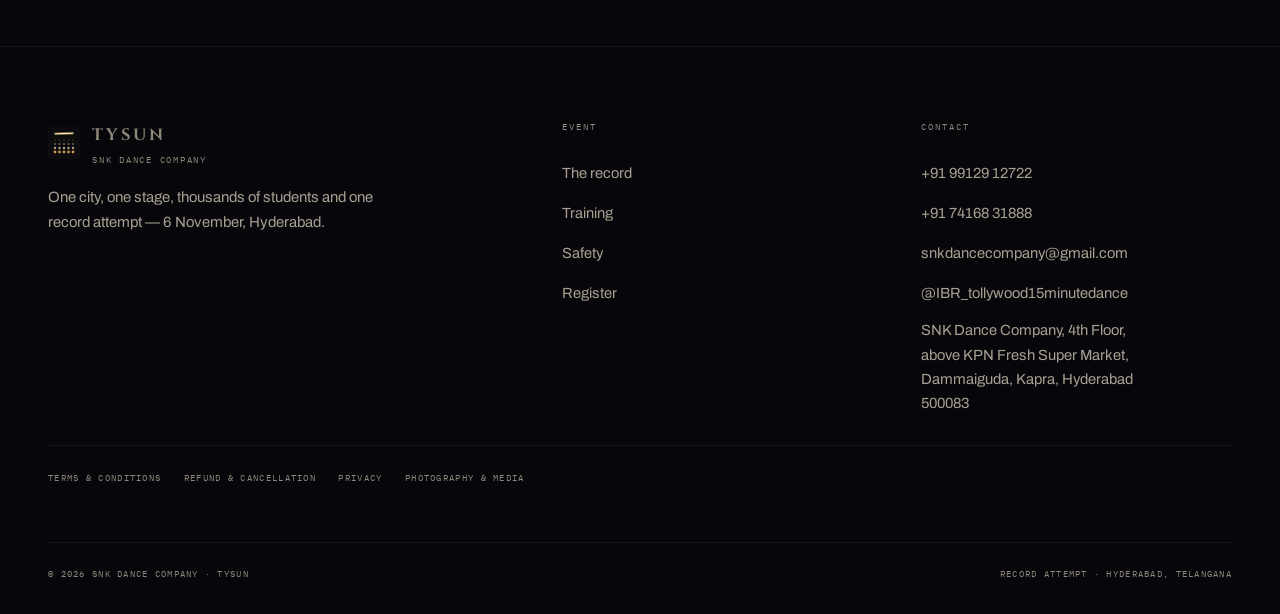
<file: terms.html>
<!doctype html>
<html lang="en-IN">
<head>
<meta charset="utf-8">
<meta name="viewport" content="width=device-width, initial-scale=1">
<title>Terms & Conditions | TYSUN · SNK Dance Company</title>
<meta name="description" content="Terms and conditions for school participation in the 15-minute non-stop Tollywood dance record attempt on 6 November in Hyderabad.">
<meta name="theme-color" content="#07060A">
<meta name="robots" content="index, follow">
<link rel="canonical" href="https://tysun-hyderabad.pages.dev/terms.html">
<link rel="icon" href="assets/images/mark.svg" type="image/svg+xml">
<link rel="preload" href="assets/fonts/cinzel-var.woff2" as="font" type="font/woff2" crossorigin>
<link rel="preload" href="assets/fonts/archivo-var.woff2" as="font" type="font/woff2" crossorigin>
<link rel="stylesheet" href="assets/css/fonts.css">
<link rel="stylesheet" href="assets/css/style.css">
</head>
<body>

<a class="skip" href="#main">Skip to content</a>
<div class="grain" aria-hidden="true"></div>
<div class="vignette" aria-hidden="true"></div>

<header class="hdr">
  <div class="wrap hdr__in">
    <a class="brand" href="index.html" aria-label="TYSUN — home">
      <img src="assets/images/mark.svg" alt="" width="32" height="32">
      <span><b>TYSUN</b><span>SNK Dance Company</span></span>
    </a>
    <a class="btn btn--gold hdr__cta" href="index.html#register">Register your school</a>
  </div>
</header>

<main id="main">
<section class="doc">
  <div class="wrap">
    <div class="doc__in">
      <a class="doc__back" href="index.html">
        <svg width="14" height="14" viewBox="0 0 16 16" fill="none" aria-hidden="true"><path d="M10 3 5 8l5 5" stroke="currentColor" stroke-width="1.8" stroke-linecap="round" stroke-linejoin="round"/></svg>
        Back to the event
      </a>

      <h1>Terms &amp; Conditions</h1>
      <p class="doc__meta">Last updated 23 October 2026 &nbsp;·&nbsp; SNK Dance Company · TYSUN</p>

      <div class="doc__note">
        <b>Please read alongside professional advice.</b> These terms were drafted for
        SNK Dance Company from the organiser's own instructions. They have not been
        reviewed by a lawyer. If anything here conflicts with what a school was told
        in writing by a coordinator, raise it on the grievance contact below before
        registering.
      </div>

      <h2>Who you are contracting with</h2>
      <p>This event is organised by <strong>SNK Dance Company</strong>, a sole
      proprietorship whose proprietor is Tysun, operating from 4th Floor, above KPN
      Fresh Super Market, Dammaiguda, Kapra, Hyderabad 500083, Telangana.</p>
      <p>In these terms, "we", "us" and "the organiser" mean SNK Dance Company.
      "You" means the school registering its students, and the parents or guardians
      of a participating student where the context requires it.</p>

      <h2>The event</h2>
      <p>School students from across Hyderabad perform a single choreographed
      Tollywood dance routine for fifteen minutes without stopping, as an attempt at
      a record with the India Book of Records.</p>
      <dl>
        <dt>Date</dt><dd>Friday 6 November 2026</dd>
        <dt>Venue</dt><dd>Rampally X Road, Satyanarayana Colony, Hyderabad</dd>
        <dt>Reporting window</dt><dd>09:00 – 11:30</dd>
        <dt>The attempt</dt><dd>13:30, for fifteen minutes</dd>
        <dt>Departure</dt><dd>By 16:00, group by group after headcount</dd>
      </dl>
      <p>Timings published on this website are indicative. Your school's exact
      arrival slot, parking bay and departure sequence are issued on the final call
      sheet before the event, and that call sheet takes precedence.</p>

      <h2>Registration and fees</h2>
      <p>Registration is completed on our booking page. The participation fee is
      <strong>₹799 per student</strong>, payable on that same page at the time of
      registration. A school's place is confirmed once payment is received and the
      receipt has been sent to the organiser on WhatsApp.</p>
      <div class="doc__key">
        <p><strong>Registration closes on 23 October 2026.</strong> Registrations
        and student numbers cannot be added or changed after that date.</p>
      </div>
      <p>The fee covers seven to ten days of in-school training by our instructors,
      an event T-shirt, drinking water and a snack box on the day, a school ID band,
      a participation certificate, event photography, and inclusion in the record
      documentation.</p>
      <p>Schools arrange and pay for their own transport to and from the venue.</p>

      <h2>What the school is responsible for</h2>
      <ul>
        <li>Supervision of its own students at all times — during training, in
        transit, and for the whole of the event day. Our volunteers assist with
        movement and positioning; they do not take over supervision.</li>
        <li>Obtaining consent from the parent or guardian of every participating
        student, including consent to being photographed and filmed.</li>
        <li>Telling the coordinator in advance about any student with a medical
        condition, allergy or requirement our team should know about.</li>
        <li>Arranging transport, and completing a headcount against its own
        attendance list before departure.</li>
        <li>Providing accurate contact details and student numbers at registration.</li>
      </ul>

      <h2>What we are responsible for</h2>
      <ul>
        <li>Delivering the training programme at your campus on a schedule agreed
        with you.</li>
        <li>Certified doctors and a stationed ambulance on site for the full
        duration, with marked first-aid points.</li>
        <li>Security, barricaded routes, crowd management and a trained volunteer
        team.</li>
        <li>Drinking water stations, mobile washrooms, and fire-safety equipment on
        standby.</li>
        <li>Obtaining the permissions required to hold the event.</li>
      </ul>

      <h2>The record attempt</h2>
      <div class="doc__key">
        <p>This is an <strong>attempt</strong> at a record. We do not promise, and
        cannot promise, that a record will be approved, awarded or recognised. No
        part of the fee is contingent on the outcome.</p>
      </div>
      <p>Adjudication, verification and participant documentation are carried out by
      the record authority and its officials, not by us. Their decision is final and
      outside our control.</p>

      <h2>Guests and the programme</h2>
      <p>Guests named on this website are invited and expected to attend. Their
      appearance is not guaranteed and no part of the fee is attributable to it. We
      may change the programme, the running order, the choreography or the timings
      where circumstances require, and will tell participating schools of material
      changes through their coordinator.</p>

      <h2>Photography, film and media</h2>
      <p>The event is photographed and filmed, including from the air, as part of the
      record documentation and for promotion of the event and future events. Full
      details, and how to object, are in our
      <a href="media.html">Photography &amp; Media notice</a>.</p>

      <h2>Conduct and removal</h2>
      <p>We may ask a student, teacher or accompanying adult to leave the venue where
      their conduct puts the safety of others at risk or disrupts the event. No
      refund arises in that situation.</p>

      <h2>Liability</h2>
      <p>We take the safety arrangements described above seriously and staff them
      before the first bus is allowed in. Subject to that, and to the extent
      permitted by law, our liability to a school or a participant is limited to the
      participation fee received for that student. We are not liable for loss or
      damage to personal belongings brought to the venue, or for matters outside our
      reasonable control including weather, public authority instructions, civil
      disruption or the acts of third parties.</p>
      <p>Nothing in these terms limits liability for death or personal injury caused
      by our negligence, or for fraud, where the law does not permit that limit.</p>

      <h2>Fees and cancellation</h2>
      <p>Fees are non-refundable. The circumstances in which fees carry over, and the
      one case in which a refund is made, are set out in the
      <a href="refunds.html">Refund &amp; Cancellation Policy</a>, which forms part of
      these terms.</p>

      <h2>Governing law</h2>
      <p>These terms are governed by the laws of India. The courts at Hyderabad,
      Telangana have exclusive jurisdiction over any dispute arising from them.</p>

      <h2>Grievance contact</h2>
      <p>For any question, complaint or dispute about registration, fees or the event
      itself, contact the organiser directly. We aim to respond within three working
      days.</p>
      <dl>
        <dt>Grievance officer</dt><dd>Tysun, Event Organiser</dd>
        <dt>Phone &amp; WhatsApp</dt><dd><a href="tel:+919912912722">+91 99129 12722</a></dd>
        <dt>Email</dt><dd><a href="mailto:snkdancecompany@gmail.com">snkdancecompany@gmail.com</a></dd>
        <dt>Address</dt><dd>SNK Dance Company, 4th Floor, above KPN Fresh Super Market,
        Dammaiguda, Kapra, Hyderabad 500083, Telangana</dd>
      </dl>

    </div>
  </div>
</section>
</main>

<footer class="ft" id="contact">
  <div class="wrap">
    <div class="ft__t">
      <div>
        <a class="brand" href="index.html" aria-label="TYSUN — home">
          <img src="assets/images/mark.svg" alt="" width="32" height="32">
          <span><b>TYSUN</b><span>SNK Dance Company</span></span>
        </a>
        <p class="ft__l">One city, one stage, thousands of students and one record attempt — 6 November, Hyderabad.</p>
      </div>
      <div><h4>Event</h4><ul>
        <li><a href="index.html#scale">The record</a></li><li><a href="index.html#training">Training</a></li>
        <li><a href="index.html#safety">Safety</a></li><li><a href="index.html#register">Register</a></li></ul></div>
      <div><h4>Contact</h4><ul>
        <li><a href="tel:+919912912722">+91 99129 12722</a></li>
        <li><a href="tel:+917416831888">+91 74168 31888</a></li>
        <li><a href="mailto:snkdancecompany@gmail.com">snkdancecompany@gmail.com</a></li>
        <li><a href="https://instagram.com/IBR_tollywood15minutedance" rel="noopener">@IBR_tollywood15minutedance</a></li>
        <li><span class="ft__addr">SNK Dance Company, 4th Floor, above KPN Fresh Super Market, Dammaiguda, Kapra, Hyderabad 500083</span></li></ul></div>
    </div>
    <div class="ft__legal">
      <a href="terms.html">Terms &amp; Conditions</a>
      <a href="refunds.html">Refund &amp; Cancellation</a>
      <a href="privacy.html">Privacy</a>
      <a href="media.html">Photography &amp; Media</a>
    </div>
    <div class="ft__b">
      <span>© <span id="yr">2026</span> SNK Dance Company · TYSUN</span>
      <span>Record attempt · Hyderabad, Telangana</span>
    </div>
  </div>
</footer>

<script>document.getElementById("yr").textContent = new Date().getFullYear();</script>
</body>
</html>
</file>
<file: assets/css/fonts.css>
/* Self-hosted webfonts, Latin subset. No third-party requests at runtime.
   Cinzel, Archivo and IBM Plex Mono are each released under the SIL Open
   Font License 1.1. See assets/fonts/OFL.txt. */

@font-face {
  font-family: 'Cinzel';
  font-style: normal;
  font-weight: 600 900;
  font-display: swap;
  src: url('../fonts/cinzel-var.woff2') format('woff2');
  unicode-range: U+0000-00FF, U+0131, U+0152-0153, U+02BB-02BC, U+02C6, U+02DA, U+02DC, U+0304, U+0308, U+0329, U+2000-206F, U+20AC, U+2122, U+2191, U+2193, U+2212, U+2215, U+FEFF, U+FFFD;
}
@font-face {
  font-family: 'Archivo';
  font-style: normal;
  font-weight: 400 800;
  font-display: swap;
  src: url('../fonts/archivo-var.woff2') format('woff2');
  unicode-range: U+0000-00FF, U+0131, U+0152-0153, U+02BB-02BC, U+02C6, U+02DA, U+02DC, U+0304, U+0308, U+0329, U+2000-206F, U+20AC, U+2122, U+2191, U+2193, U+2212, U+2215, U+FEFF, U+FFFD;
}
@font-face {
  font-family: 'IBM Plex Mono';
  font-style: normal;
  font-weight: 400;
  font-display: swap;
  src: url('../fonts/plex-mono-400.woff2') format('woff2');
  unicode-range: U+0000-00FF, U+0131, U+0152-0153, U+02BB-02BC, U+02C6, U+02DA, U+02DC, U+0304, U+0308, U+0329, U+2000-206F, U+20AC, U+2122, U+2191, U+2193, U+2212, U+2215, U+FEFF, U+FFFD;
}
@font-face {
  font-family: 'IBM Plex Mono';
  font-style: normal;
  font-weight: 500;
  font-display: swap;
  src: url('../fonts/plex-mono-500.woff2') format('woff2');
  unicode-range: U+0000-00FF, U+0131, U+0152-0153, U+02BB-02BC, U+02C6, U+02DA, U+02DC, U+0304, U+0308, U+0329, U+2000-206F, U+20AC, U+2122, U+2191, U+2193, U+2212, U+2215, U+FEFF, U+FFFD;
}
</file>
<file: assets/css/style.css>
/* ==========================================================================
   ONE CITY. ONE STAGE. THOUSANDS OF STUDENTS. ONE DREAM. ONE RECORD.
   --------------------------------------------------------------------------
   Art direction: a film, not a web page. The ground is near-black, light is
   the only material, and gold is the light. Gold is never a flat swatch — it
   is an eight-stop ramp with a specular top, because that is the difference
   between metal and yellow.
   ========================================================================== */

:root {
  /* Ground — near-black carries a faint violet bias. Pure #000 flattens the
     grain and kills every shadow layered on top of it. */
  --void:  #07060A;
  --pit:   #0C0B10;
  --slab:  #131118;
  --edge:  #221E2B;
  --edge-2:#171522;

  /* The metal ramp */
  --g1: #3A2A0D;
  --g2: #6B4F18;
  --g3: #8A6620;
  --g4: #B08A36;
  --g5: #D4A94F;
  --g6: #E8C87A;
  --g7: #F6E3AC;
  --g8: #FFF9E4;   /* specular */
  --gold: var(--g5);

  /* Warm whites */
  --bone:   #F2EDE1;
  --bone-2: #A8A092;
  --bone-3: #8E877B;

  /* The one semantic colour, used only for live/record state */
  --live: #C4392A;

  /* Metal surfaces, reused so every gold edge is lit from the same angle */
  --metal: linear-gradient(160deg,
    var(--g2) 0%, var(--g4) 14%, var(--g6) 30%, var(--g8) 42%,
    var(--g6) 52%, var(--g4) 66%, var(--g2) 82%, var(--g3) 100%);
  --metal-text: linear-gradient(96deg,
    var(--g4) 0%, var(--g6) 16%, var(--g8) 32%, var(--g6) 48%,
    var(--g7) 64%, var(--g5) 82%, var(--g6) 100%);
  --metal-btn: linear-gradient(150deg,
    var(--g4) 0%, var(--g6) 28%, var(--g7) 46%, var(--g6) 62%, var(--g4) 100%);
  --metal-rule: linear-gradient(90deg,
    transparent 0%, var(--g3) 12%, var(--g6) 38%, var(--g8) 50%,
    var(--g6) 62%, var(--g3) 88%, transparent 100%);

  /* Type */
  --display: 'Cinzel', 'Trajan Pro', 'Times New Roman', serif;
  --sans:    'Archivo', ui-sans-serif, system-ui, -apple-system, 'Segoe UI', sans-serif;
  --mono:    'IBM Plex Mono', ui-monospace, SFMono-Regular, Menlo, monospace;

  --gut:  clamp(1.25rem, 4vw, 3rem);
  --band: clamp(5rem, 12vw, 10.5rem);
  --maxw: 1280px;

  --ease: cubic-bezier(.22, 1, .36, 1);
}

/* ========================================================================== */
/* Reset                                                                       */
/* ========================================================================== */

*, *::before, *::after { box-sizing: border-box; }

html { scroll-behavior: smooth; scroll-padding-top: 84px; -webkit-text-size-adjust: 100%; }

body {
  margin: 0;
  background: var(--void);
  color: var(--bone);
  font-family: var(--sans);
  font-size: clamp(1rem, .95rem + .22vw, 1.09rem);
  line-height: 1.68;
  overflow-x: hidden;
  -webkit-font-smoothing: antialiased;
}

img, svg, canvas { display: block; max-width: 100%; }
img { height: auto; }
[hidden] { display: none !important; }
h1, h2, h3, h4 { margin: 0; font-weight: 400; }
p { margin: 0 0 1em; }
ul, ol { margin: 0; padding: 0; list-style: none; }
a { color: inherit; }
button { font: inherit; color: inherit; cursor: pointer; }

:focus-visible { outline: 2px solid var(--g6); outline-offset: 3px; }
::selection { background: var(--g5); color: var(--void); }

.skip {
  position: absolute; left: 12px; top: -100px; z-index: 999;
  background: var(--g6); color: var(--void); padding: .7rem 1.1rem;
  font-weight: 700; text-decoration: none; transition: top .2s var(--ease);
}
.skip:focus { top: 12px; }

.sr {
  position: absolute; width: 1px; height: 1px; padding: 0; margin: -1px;
  overflow: hidden; clip: rect(0 0 0 0); white-space: nowrap; border: 0;
}

/* ========================================================================== */
/* Film grain + vignette — the whole page sits under one piece of stock        */
/* ========================================================================== */

.grain, .vignette { position: fixed; inset: 0; pointer-events: none; z-index: 90; }

.grain {
  background-image: var(--grain-src);
  background-size: 180px 180px;
  opacity: .045;
  mix-blend-mode: overlay;
  animation: grain 1.1s steps(1) infinite;
}
@keyframes grain {
  0%   { transform: translate(0, 0); }
  25%  { transform: translate(-3%, 2%); }
  50%  { transform: translate(2%, -3%); }
  75%  { transform: translate(-2%, -2%); }
  100% { transform: translate(3%, 1%); }
}

.vignette {
  z-index: 89;
  background: radial-gradient(125% 105% at 50% 42%, transparent 42%, rgba(7,6,10,.55) 78%, rgba(7,6,10,.92) 100%);
}

/* ========================================================================== */
/* Type primitives                                                             */
/* ========================================================================== */

.wrap { width: 100%; max-width: var(--maxw); margin-inline: auto; padding-inline: var(--gut); min-width: 0; }
.band { padding-block: var(--band); position: relative; }

/* Cinzel is a Roman capital face: it only works set in caps with air. */
.t1, .t2, .t3 {
  font-family: var(--display);
  font-weight: 700;
  text-transform: uppercase;
  line-height: 1.06;
  letter-spacing: .06em;
  text-wrap: balance;
}
.t1 { font-size: clamp(1.42rem, 5.2vw, 3.35rem); letter-spacing: .04em; line-height: 1.12; }
.t2 { font-size: clamp(1.4rem, 4.4vw, 3.1rem); }
.t3 { font-size: clamp(1.15rem, 1.9vw, 1.5rem); letter-spacing: .09em; }

/* Metal fill. The specular band sits at 42% and is swept by .sheen. */
.metal {
  background: var(--metal-text);
  background-size: 150% 100%;
  background-position: 28% 0;
  -webkit-background-clip: text;
  background-clip: text;
  color: transparent;
}
.sheen { animation: sheen 7s var(--ease) infinite; }
@keyframes sheen {
  0%, 62%  { background-position: 94% 0; }
  100%     { background-position: -6% 0; }
}

.kicker {
  font-family: var(--mono); font-weight: 500;
  font-size: .68rem; letter-spacing: .3em; text-transform: uppercase;
  color: var(--g5);
  display: flex; align-items: center; gap: .85rem;
  margin: 0 0 1.3rem;
}
.kicker::before { content: ""; width: 34px; height: 1px; background: var(--metal-rule); flex: none; }

.lede strong { color: var(--bone); font-weight: 600; }
.lede {
  font-size: clamp(1.05rem, .98rem + .42vw, 1.28rem);
  line-height: 1.72; color: var(--bone-2); max-width: 60ch;
}

.rule { height: 1px; background: var(--metal-rule); border: 0; margin: 0; }

.head { max-width: 68ch; margin-bottom: clamp(2.75rem, 5.5vw, 4.5rem); }

/* ========================================================================== */
/* Buttons — square-cut, no pill radii                                         */
/* ========================================================================== */

.btn {
  display: inline-flex; align-items: center; justify-content: center; gap: .7rem;
  padding: 1.05rem 2rem;
  font-family: var(--mono); font-weight: 500;
  font-size: .74rem; letter-spacing: .19em; text-transform: uppercase;
  text-decoration: none; border: 1px solid transparent; border-radius: 0;
  position: relative; overflow: hidden;
  transition: color .3s var(--ease), border-color .3s var(--ease), transform .3s var(--ease);
}
.btn svg { flex: none; }

.btn--gold { color: var(--void); background: var(--metal-btn); background-size: 190% 100%; font-weight: 600;
  box-shadow: 0 1px 0 rgba(255,249,228,.22) inset, 0 14px 40px -18px rgba(212,169,79,.55); }
.btn--gold:hover { background-position: 100% 0; transform: translateY(-2px); }

.btn--wire { color: var(--bone); border-color: var(--edge); }
.btn--wire::after {
  content: ""; position: absolute; inset: -1px; border: 1px solid transparent;
  background: var(--metal) border-box;
  -webkit-mask: linear-gradient(#000 0 0) padding-box, linear-gradient(#000 0 0);
  -webkit-mask-composite: xor; mask-composite: exclude;
  opacity: 0; transition: opacity .3s var(--ease);
}
.btn--wire:hover { color: var(--g7); transform: translateY(-2px); }
.btn--wire:hover::after { opacity: 1; }

/* ========================================================================== */
/* Header                                                                      */
/* ========================================================================== */

.hdr { position: fixed; inset: 0 0 auto 0; z-index: 100; transition: background-color .4s var(--ease), box-shadow .4s var(--ease); }
.hdr.stuck { background: rgba(7,6,10,.88); backdrop-filter: blur(16px); box-shadow: 0 1px 0 var(--edge-2); }
.hdr__in { display: flex; align-items: center; gap: 1.5rem; padding-block: .9rem; }

.brand { display: flex; align-items: center; gap: .75rem; text-decoration: none; margin-right: auto; }
.brand img { width: 32px; height: 32px; flex: none; }
.brand b { font-family: var(--display); font-weight: 700; font-size: 1.02rem; letter-spacing: .2em; }
.brand span { display: block; font-family: var(--mono); font-size: .55rem; letter-spacing: .2em; color: var(--bone-3); text-transform: uppercase; margin-top: 3px; }

.nav { display: flex; align-items: center; gap: 1.75rem; }
.nav a {
  text-decoration: none; font-family: var(--mono); font-size: .68rem;
  letter-spacing: .16em; text-transform: uppercase; color: var(--bone-2);
  padding-block: .35rem; position: relative; white-space: nowrap;
  transition: color .25s var(--ease);
}
.nav a::after {
  content: ""; position: absolute; left: 0; bottom: 0; width: 100%; height: 1px;
  background: var(--metal-rule); transform: scaleX(0); transition: transform .35s var(--ease);
}
.nav a:hover { color: var(--g6); }
.nav a:hover::after { transform: scaleX(1); }
.nav > .btn { display: none; }
.hdr .btn { padding: .7rem 1.2rem; font-size: .66rem; }

.burger { display: none; background: none; border: 0; width: 44px; height: 44px; align-items: center; justify-content: center; }
.burger i { display: block; width: 20px; height: 1px; background: var(--bone); position: relative; transition: background .2s; }
.burger i::before, .burger i::after { content: ""; position: absolute; left: 0; width: 20px; height: 1px; background: var(--bone); transition: transform .3s var(--ease); }
.burger i::before { top: -6px; } .burger i::after { top: 6px; }
.burger[aria-expanded="true"] i { background: transparent; }
.burger[aria-expanded="true"] i::before { transform: translateY(6px) rotate(45deg); }
.burger[aria-expanded="true"] i::after { transform: translateY(-6px) rotate(-45deg); }

@media (max-width: 1040px) {
  .burger { display: flex; }
  .hdr__cta { display: none; }
  .nav {
    position: fixed; inset: 62px 0 auto 0; flex-direction: column; align-items: stretch; gap: 0;
    background: var(--pit); border-block: 1px solid var(--edge-2);
    padding: .5rem var(--gut) 1.5rem;
    transform: translateY(-125%); transition: transform .45s var(--ease);
    max-height: calc(100dvh - 62px); overflow-y: auto;
  }
  .nav.open { transform: none; }
  .nav a { padding-block: 1rem; font-size: .8rem; border-bottom: 1px solid var(--edge-2); }
  .nav a::after { display: none; }
  .nav > .btn { display: inline-flex; margin-top: 1.25rem; }
}

/* ========================================================================== */
/* 1 · Hero — a title card, letterboxed                                        */
/* ========================================================================== */

.hero {
  /* Capped inside min-height: a max-height cannot shrink a larger
     min-height, and when this page is embedded in a full-height iframe the
     viewport can report the entire document, making 100svh enormous. */
  position: relative; min-height: min(100svh, 1000px);
  display: grid; align-content: center; grid-template-columns: minmax(0, 1fr);
  padding-block: 7rem 5rem;
  overflow: hidden; isolation: isolate;
}
.hero__stage { position: absolute; inset: 0; z-index: -2; }
.hero__stage canvas { width: 100%; height: 100%; }

/* Cinemascope bars — the page opens inside a frame */
.bar { position: absolute; left: 0; right: 0; height: clamp(26px, 5vh, 58px); background: var(--void); z-index: 3; pointer-events: none; }
.bar--t { top: 0; box-shadow: 0 1px 0 rgba(240,214,140,.22); }
.bar--b { bottom: 0; box-shadow: 0 -1px 0 rgba(240,214,140,.22); }

.hero::after {
  content: ""; position: absolute; inset: 0; z-index: -1; pointer-events: none;
  background: linear-gradient(to bottom, rgba(7,6,10,.55) 0%, rgba(7,6,10,.10) 18%, transparent 40%, transparent 72%, rgba(7,6,10,.72) 99%);
}

.slate {
  display: inline-flex; align-items: center; gap: .7rem;
  font-family: var(--mono); font-size: .62rem; letter-spacing: .26em; text-transform: uppercase;
  color: var(--bone-2); border: 1px solid var(--edge);
  padding: .5rem 1rem; margin-bottom: 1.8rem;
}
.slate b { color: var(--g6); font-weight: 500; }
.rec { width: 7px; height: 7px; border-radius: 50%; background: var(--live); flex: none; animation: rec 2.6s ease-out infinite; }
@keyframes rec { 0%,100% { opacity: 1; } 50% { opacity: .25; } }

.hero h1 { margin: 0 0 1.35rem; max-width: 26ch; }
.hero h1 .l { display: block; overflow: hidden; }
.hero h1 .l > span { display: block; }

.hero__sub { max-width: 52ch; margin-bottom: 1.9rem; font-size: clamp(1rem, .95rem + .3vw, 1.14rem); }
.hero__cta { display: flex; flex-wrap: wrap; gap: .85rem; margin-bottom: 2.6rem; }

/* The four facts the hero has to land */
.vitals {
  display: grid; grid-template-columns: repeat(auto-fit, minmax(148px, 1fr));
  border-top: 1px solid var(--edge-2); max-width: 940px;
}
.vital { padding: 1.15rem 1.4rem 1.15rem 0; border-right: 1px solid var(--edge-2); }
.vital:last-child { border-right: 0; }
@media (max-width: 620px) { .vital { border-right: 0; border-bottom: 1px solid var(--edge-2); padding-block: .9rem; } .vital:last-child { border-bottom: 0; } }
.vital dt { font-family: var(--mono); font-size: .58rem; letter-spacing: .22em; text-transform: uppercase; color: var(--bone-3); margin-bottom: .5rem; }
.vital dd { margin: 0; font-family: var(--display); font-weight: 700; font-size: 1.28rem; letter-spacing: .05em; text-transform: uppercase; color: var(--bone); }

.cue { position: absolute; left: 50%; bottom: clamp(58px, 9vh, 104px); transform: translateX(-50%); z-index: 4;
  font-family: var(--mono); font-size: .56rem; letter-spacing: .26em; text-transform: uppercase; color: var(--bone-3);
  display: grid; justify-items: center; gap: .6rem; }
.cue i { width: 1px; height: 40px; background: linear-gradient(var(--g5), transparent); animation: cue 2.4s var(--ease) infinite; transform-origin: top; }
@keyframes cue { 0%,100% { transform: scaleY(.3); opacity: .35; } 50% { transform: scaleY(1); opacity: 1; } }
@media (max-width: 760px) { .cue { display: none; } }

/* ========================================================================== */
/* 2 · Scale — pinned canvas, the crowd multiplies as you scroll               */
/* ========================================================================== */

/* A faint spill of the same stage light as the hero, so the approach to
   the pinned frame reads as walking into a dark room rather than as an
   empty gap while the readout is still fading up. */
.scale { position: relative;
  background:
    radial-gradient(130% 44% at 50% 0%, rgba(212,169,79,.055), transparent 62%),
    radial-gradient(90% 30% at 50% 100%, rgba(212,169,79,.03), transparent 70%); }
.scale__pin { height: min(100svh, 1000px); will-change: opacity; display: grid; grid-template-columns: minmax(0, 1fr); align-content: start; justify-items: center; position: relative; overflow: hidden; padding-top: clamp(6rem, 17vh, 11rem); }
.scale__canvas { position: absolute; inset: 0; width: 100%; height: 100%; }
.scale__read { position: relative; z-index: 2; text-align: center; pointer-events: none; }
.scale__n {
  background: var(--metal-text); background-size: 120% 100%; background-position: 26% 0;
  -webkit-background-clip: text; background-clip: text; color: transparent;
  font-family: var(--sans); font-weight: 800;
  font-size: clamp(3.6rem, 15vw, 11rem); line-height: .9;
  letter-spacing: -.03em; font-variant-numeric: tabular-nums;
  /* p inherits margin-bottom: 1em — at this size that is a 176px hole. */
  margin: 0;
}
.scale__l { font-family: var(--mono); font-size: .7rem; letter-spacing: .3em; text-transform: uppercase; color: var(--bone-2); margin-top: 1rem; }
.scale__c { font-family: var(--mono); font-size: .64rem; letter-spacing: .2em; color: var(--bone-3); margin-top: .5rem; min-height: 1.4em; }

/* ========================================================================== */
/* 3 · Why it matters                                                          */
/* ========================================================================== */

.why__grid { display: grid; grid-template-columns: repeat(auto-fit, minmax(258px, 1fr)); gap: 1px; background: var(--edge-2); border-block: 1px solid var(--edge-2); }
.why__c { background: var(--void); padding: clamp(1.75rem, 3vw, 2.5rem) clamp(1.4rem, 2.4vw, 2rem); }
.why__n { font-family: var(--mono); font-size: .62rem; letter-spacing: .22em; color: var(--g4); }
.why__c h3 { font-family: var(--display); font-weight: 700; font-size: 1.22rem; letter-spacing: .07em; text-transform: uppercase; margin: 1.1rem 0 .85rem; }
.why__c p { color: var(--bone-2); font-size: .96rem; margin: 0; }

/* ========================================================================== */
/* 4 · Four stages                                                             */
/* ========================================================================== */

.stages { display: grid; grid-template-columns: repeat(auto-fit, minmax(230px, 1fr)); gap: clamp(1.5rem, 3vw, 2.5rem); }
.stg { position: relative; padding-top: 2.1rem; }
.stg::before { content: ""; position: absolute; top: 0; left: 0; right: 0; height: 1px; background: var(--edge); }
.stg__bar { position: absolute; top: 0; left: 0; height: 1px; width: 0; background: var(--metal-rule); }
.stg__k { font-family: var(--mono); font-size: .6rem; letter-spacing: .24em; color: var(--bone-3); }
.stg h3 { font-family: var(--display); font-weight: 700; font-size: clamp(1.35rem, 2.3vw, 1.85rem); letter-spacing: .08em; text-transform: uppercase; margin: .9rem 0 .8rem; }
.stg p { color: var(--bone-2); font-size: .94rem; margin: 0; }

/* ========================================================================== */
/* 5 · Timeline                                                                */
/* ========================================================================== */

.tl { position: relative; max-width: 900px; }
.tl__spine { position: absolute; left: 0; top: 0; bottom: 0; width: 1px; background: var(--edge); }
.tl__fill { position: absolute; left: 0; top: 0; width: 1px; height: 0; background: linear-gradient(var(--g6), var(--g3)); }
@media (min-width: 820px) { .tl__spine, .tl__fill { left: 148px; } }

.ev { position: relative; padding-left: 1.9rem; padding-block: 1.3rem; }
@media (min-width: 820px) { .ev { padding-left: 188px; } }
.ev__t { font-family: var(--mono); font-size: .7rem; font-weight: 500; letter-spacing: .1em; color: var(--g5); margin-bottom: .4rem; white-space: nowrap; }
@media (min-width: 820px) { .ev__t { position: absolute; left: 0; top: 1.55rem; width: 128px; text-align: right; margin: 0; } }
.ev::after {
  content: ""; position: absolute; left: -3px; top: 1.75rem; width: 7px; height: 7px;
  background: var(--void); border: 1px solid var(--bone-3); transform: rotate(45deg);
  transition: border-color .4s var(--ease), background-color .4s var(--ease);
}
@media (min-width: 820px) { .ev::after { left: 145px; } }
.ev.lit::after { border-color: var(--g6); background: var(--g6); }
.ev h3 { font-family: var(--display); font-weight: 700; font-size: 1.18rem; letter-spacing: .07em; text-transform: uppercase; margin-bottom: .55rem; }
.ev__d { color: var(--bone-2); font-size: .95rem; margin: 0; max-width: 62ch; }
.ev--peak { background: linear-gradient(90deg, rgba(212,169,79,.07), transparent 62%); }
.ev--peak h3 .metal { display: inline-block; }

/* ========================================================================== */
/* Registration — three numbered steps                                        */
/* ========================================================================== */

.flow { display: grid; gap: 0; counter-reset: flow; }
.flow__s {
  display: grid; grid-template-columns: 3.4rem minmax(0, 1fr);
  gap: clamp(1rem, 2.5vw, 1.75rem);
  padding-block: clamp(1.5rem, 3vw, 2.25rem);
  border-top: 1px solid var(--edge);
}
.flow__s:last-child { border-bottom: 1px solid var(--edge); }
@media (max-width: 560px) { .flow__s { grid-template-columns: 2.6rem minmax(0, 1fr); gap: 1rem; } }

.flow__n {
  width: 2.6rem; height: 2.6rem; display: grid; place-items: center;
  border: 1px solid var(--copper-dp, var(--g3)); color: var(--g6);
  font-family: var(--display); font-weight: 700; font-size: 1.1rem;
  letter-spacing: .05em; border-radius: 50%;
}
@media (max-width: 560px) { .flow__n { width: 2.2rem; height: 2.2rem; font-size: .95rem; } }

.flow__b h3 {
  font-family: var(--display); font-weight: 700;
  font-size: clamp(1.15rem, 2vw, 1.45rem); letter-spacing: 0.05em;
  text-transform: uppercase; color: var(--bone); margin-bottom: .55rem;
}
.flow__b > p { color: var(--patina, var(--bone-2)); font-size: .97rem; margin: 0 0 1.15rem; max-width: 52ch; }
.flow__b .btn { padding: .92rem 1.6rem; }

.flow__num { color: var(--g6); font-weight: 600; text-decoration: none; white-space: nowrap;
  border-bottom: 1px solid rgba(232,200,122,.4); }
.flow__num:hover { border-bottom-color: var(--g6); }

.flow__note {
  margin: 1rem 0 0; font-size: .9rem; color: var(--bone-2);
  border-left: 2px solid var(--g3); padding-left: .9rem; max-width: 48ch;
}

/* ========================================================================== */
/* 7 · Safety                                                                  */
/* ========================================================================== */

.safe__grid { display: grid; grid-template-columns: repeat(auto-fit, minmax(345px, 1fr)); gap: 1px; background: var(--edge-2); border: 1px solid var(--edge-2); }
.safe { background: var(--pit); padding: clamp(1.6rem, 2.8vw, 2.1rem); transition: background-color .35s var(--ease); }
.safe:hover { background: var(--slab); }
.safe__i { width: 34px; height: 34px; color: var(--g5); margin-bottom: 1.1rem; }
.safe__i svg { width: 100%; height: 100%; }
.safe h3 { font-family: var(--display); font-weight: 700; font-size: 1.06rem; letter-spacing: .08em; text-transform: uppercase; margin-bottom: .65rem; }
.safe p { color: var(--bone-2); font-size: .93rem; margin: 0; }

.oath { margin-top: clamp(2rem, 4vw, 3rem); border: 1px solid var(--g3); padding: clamp(1.6rem, 3vw, 2.4rem); display: grid; grid-template-columns: auto 1fr; gap: 1.6rem; align-items: center; background: linear-gradient(120deg, rgba(212,169,79,.07), transparent 60%); }
@media (max-width: 640px) { .oath { grid-template-columns: 1fr; } }
.oath__n { font-family: var(--display); font-weight: 900; font-size: clamp(2.6rem, 7vw, 4rem); line-height: 1; }
.oath p { margin: 0; color: var(--bone-2); }
.oath strong { color: var(--bone); font-weight: 600; }

/* ========================================================================== */
/* 8 · Participation kit                                                       */
/* ========================================================================== */

.kit { display: grid; grid-template-columns: repeat(auto-fit, minmax(340px, 1fr)); gap: 1px; background: var(--edge-2); border: 1px solid var(--edge-2); }
.kit__i { background: var(--void); padding: clamp(1.5rem, 2.6vw, 2rem) 1.3rem; text-align: left; }
.kit__i svg { width: 30px; height: 30px; color: var(--g5); margin-bottom: 1rem; }
.kit__i b { display: block; font-family: var(--display); font-weight: 700; font-size: .92rem; letter-spacing: .09em; text-transform: uppercase; margin-bottom: .45rem; }
.kit__i span { display: block; font-size: .86rem; color: var(--bone-2); line-height: 1.55; }

/* ========================================================================== */
/* 9 · Guests                                                                  */
/* ========================================================================== */

.guests { display: grid; grid-template-columns: repeat(auto-fit, minmax(262px, 1fr)); gap: clamp(1.25rem, 2.5vw, 2rem); }
.guest { border: 1px solid var(--edge); background: var(--pit); transition: border-color .4s var(--ease), transform .4s var(--ease); }
.guest:hover { border-color: var(--g3); transform: translateY(-4px); }
/* Guest photos are cropped to 4:3. Real head-and-shoulders portraits are
   usually framed with the face above centre, so bias the crop upwards —
   centring it cuts foreheads off. No effect on the 4:3 placeholders. */
.guest img { width: 100%; aspect-ratio: 4/3; object-fit: cover; object-position: 50% 30%; }
.guest__b { padding: 1.3rem 1.35rem 1.5rem; }
.guest__r { font-family: var(--mono); font-size: .57rem; letter-spacing: .2em; text-transform: uppercase; color: var(--g5); margin: 0; }
.guest h3 { font-family: var(--display); font-weight: 700; font-size: 1.14rem; letter-spacing: .08em; text-transform: uppercase; margin: .65rem 0 .5rem; }
.guest__d { font-size: .9rem; color: var(--bone-2); margin: 0; }
.tbc { display: inline-block; margin-top: .95rem; font-family: var(--mono); font-size: .53rem; letter-spacing: .15em; text-transform: uppercase; color: var(--bone-3); border: 1px solid var(--edge); padding: .28rem .6rem; }

/* ========================================================================== */
/* 10 · Event details                                                          */
/* ========================================================================== */

.details { display: grid; grid-template-columns: repeat(auto-fit, minmax(330px, 1fr)); gap: 1px; background: var(--edge-2); border: 1px solid var(--edge-2); }
.detail { background: var(--pit); padding: clamp(1.6rem, 2.8vw, 2.2rem) 1.5rem; }
.detail dt { font-family: var(--mono); font-size: .58rem; letter-spacing: .22em; text-transform: uppercase; color: var(--bone-3); margin-bottom: .85rem; }
.detail dd { margin: 0; font-family: var(--display); font-weight: 700; font-size: 1.16rem; letter-spacing: .06em; text-transform: uppercase; line-height: 1.35; }
.detail dd small { display: block; margin-top: .55rem; font-family: var(--sans); font-weight: 400; font-size: .88rem; letter-spacing: 0; text-transform: none; color: var(--bone-2); line-height: 1.6; }

/* Organiser contact block, under the details grid. Same slab as .detail so the
   two read as one table, but laid out as label-over-value because addresses
   and handles wrap badly in a two-column definition row. */
.contact { margin-top: 1px; background: var(--pit); border: 1px solid var(--edge-2); border-top: 0;
  padding: clamp(1.6rem, 2.8vw, 2.2rem) 1.5rem; }
.contact__k { font-family: var(--mono); font-size: .58rem; letter-spacing: .22em; text-transform: uppercase;
  color: var(--g5); margin: 0 0 1.4rem; }
.contact__g { display: grid; grid-template-columns: repeat(auto-fit, minmax(230px, 1fr));
  gap: clamp(1.3rem, 2.6vw, 2.2rem); }
.contact__i span { display: block; font-family: var(--mono); font-size: .55rem; letter-spacing: .2em;
  text-transform: uppercase; color: var(--bone-3); margin-bottom: .5rem; }
.contact__i p { margin: 0; font-size: .95rem; line-height: 1.65; color: var(--bone); }
.contact__i a { display: block; color: var(--bone); text-decoration: none; padding-block: .18rem;
  overflow-wrap: break-word; transition: color .25s var(--ease); }
.contact__i a:hover, .contact__i a:focus-visible { color: var(--g6); }

/* The office address is the longest line in the footer; let it breathe rather
   than fight the 150px column the nav lists sit in. */
.ft__addr { display: block; line-height: 1.65; max-width: 30ch; }

/* ========================================================================== */
/* 11 · FAQ                                                                    */
/* ========================================================================== */

.qa { max-width: 880px; border-top: 1px solid var(--edge-2); }
.qa details { border-bottom: 1px solid var(--edge-2); }
.qa summary { list-style: none; cursor: pointer; padding: 1.35rem 3rem 1.35rem 0; position: relative;
  font-family: var(--display); font-weight: 700; font-size: clamp(.95rem, 1.5vw, 1.08rem); letter-spacing: .08em; text-transform: uppercase;
  transition: color .25s var(--ease); }
.qa summary::-webkit-details-marker { display: none; }
.qa summary:hover { color: var(--g6); }
.qa summary::after { content: ""; position: absolute; right: .4rem; top: 50%; width: 11px; height: 11px; margin-top: -5px;
  background: var(--g5);
  clip-path: polygon(45% 0,55% 0,55% 45%,100% 45%,100% 55%,55% 55%,55% 100%,45% 100%,45% 55%,0 55%,0 45%,45% 45%);
  transition: transform .35s var(--ease); }
.qa details[open] summary::after { transform: rotate(135deg); }
.qa .a { padding: 0 2.5rem 1.5rem 0; color: var(--bone-2); font-size: .95rem; }
.qa .a p:last-child { margin-bottom: 0; }

/* ========================================================================== */
/* 12 · Registration                                                           */
/* ========================================================================== */

.reg { position: relative; overflow: hidden; border-top: 1px solid var(--edge-2); }
.reg::before { content: ""; position: absolute; inset: -40% -10% auto -10%; height: 80%; background: radial-gradient(50% 58% at 50% 0%, rgba(212,169,79,.16), transparent 72%); pointer-events: none; }
.reg__in { position: relative; display: grid; grid-template-columns: minmax(0,1fr) minmax(0,400px); gap: clamp(2rem, 4vw, 3.5rem); align-items: start; }
@media (max-width: 980px) { .reg__in { grid-template-columns: 1fr; } }

.form { display: grid; gap: 1rem; }
.f { display: grid; gap: .45rem; }
.f label { font-family: var(--mono); font-size: .58rem; letter-spacing: .18em; text-transform: uppercase; color: var(--bone-2); }
.f input, .f select, .f textarea {
  font: inherit; font-size: .96rem; color: var(--bone); width: 100%;
  background: var(--pit); border: 1px solid var(--edge); border-radius: 0; padding: .85rem .95rem;
  transition: border-color .25s var(--ease), background-color .25s var(--ease);
}
.f input::placeholder, .f textarea::placeholder { color: var(--bone-3); }
.f input:focus, .f select:focus, .f textarea:focus { border-color: var(--g4); background: var(--slab); }
.f textarea { resize: vertical; min-height: 84px; }
.f select { appearance: none; padding-right: 2.4rem;
  background-image: url("data:image/svg+xml,%3Csvg xmlns='http://www.w3.org/2000/svg' width='12' height='8' fill='none'%3E%3Cpath d='M1 1.5 6 6.5l5-5' stroke='%238E877B' stroke-width='1.6' stroke-linecap='round'/%3E%3C/svg%3E");
  background-repeat: no-repeat; background-position: right 1rem center; }
.r2 { display: grid; grid-template-columns: 1fr 1fr; gap: 1rem; }
@media (max-width: 540px) { .r2 { grid-template-columns: 1fr; } }
.fnote { font-size: .82rem; color: var(--bone-3); margin: 0; }

.pack { border: 1px solid var(--edge); background: var(--slab); padding: clamp(1.5rem, 3vw, 2.1rem); }
.pack__k { font-family: var(--mono); font-size: .58rem; letter-spacing: .22em; text-transform: uppercase; color: var(--g5); margin: 0; }
.pack__p { font-family: var(--sans); font-weight: 800; font-size: clamp(2.2rem, 5vw, 3rem); line-height: 1; margin: .9rem 0 0; }
.pack__p small { display: block; margin-top: .85rem; font-family: var(--sans); font-weight: 400; font-size: .9rem; line-height: 1.6; color: var(--bone-2); }
.pack ul { margin: 1.5rem 0 0; padding-top: 1.5rem; border-top: 1px solid var(--edge); }
.pack li { display: flex; gap: .7rem; padding-block: .5rem; font-size: .92rem; color: var(--bone-2); }
.pack li svg { flex: none; margin-top: .32rem; color: var(--g5); }
.pay { display: grid; gap: .7rem; margin-top: 1.7rem; }
.pay .btn { width: 100%; }
.paynote { font-family: var(--mono); font-size: .58rem; letter-spacing: .08em; line-height: 1.9; color: var(--bone-3); text-align: center; margin: 1rem 0 0; }

/* ========================================================================== */
/* Footer                                                                      */
/* ========================================================================== */

.ft { border-top: 1px solid var(--edge-2); padding-block: clamp(3rem, 6vw, 4.5rem) 2rem; }
.ft__t { display: grid; grid-template-columns: minmax(0,1.5fr) repeat(auto-fit, minmax(150px, 1fr)); gap: clamp(2rem, 4vw, 3rem); }
.ft__l { color: var(--bone-2); font-size: .93rem; max-width: 40ch; margin: 1.1rem 0 0; }
.ft h4 { font-family: var(--mono); font-size: .58rem; letter-spacing: .22em; text-transform: uppercase; color: var(--bone-3); margin-bottom: 1.1rem; }
.ft li { padding-block: .34rem; }
.ft li a, .ft li span { text-decoration: none; color: var(--bone-2); font-size: .92rem;
  /* the email address is one unbreakable token and runs off a 390px screen */
  overflow-wrap: break-word; transition: color .25s var(--ease); }
.ft li a:hover { color: var(--g6); }
.ft__b { margin-top: clamp(2.5rem, 5vw, 3.5rem); padding-top: 1.5rem; border-top: 1px solid var(--edge-2);
  display: flex; flex-wrap: wrap; gap: 1rem; justify-content: space-between;
  font-family: var(--mono); font-size: .57rem; letter-spacing: .14em; text-transform: uppercase; color: var(--bone-3); }

/* ========================================================================== */
/* Reveals — rest visible; hiding is opt-in once JS confirms it is running     */
/* ========================================================================== */

.rv { transition: opacity .85s var(--ease), transform .85s var(--ease); }
[data-anim] .rv { opacity: 0; transform: translateY(26px); }
[data-anim] .rv.in { opacity: 1; transform: none; }

@media (prefers-reduced-motion: reduce) {
  html { scroll-behavior: auto; }
  *, *::before, *::after { animation-duration: .001ms !important; animation-iteration-count: 1 !important; transition-duration: .001ms !important; }
  [data-anim] .rv { opacity: 1 !important; transform: none !important; }
  .grain { animation: none !important; }
  .stg__bar { width: 100% !important; }
}

/* ========================================================================== */
/* Legal documents — terms, refunds, privacy, media                           */
/* -------------------------------------------------------------------------- */
/* These pages are read, not scanned, so the measure is narrow and the rhythm  */
/* is quieter than the event page: no metal fills, no reveals, no canvas.      */
/* ========================================================================== */

.doc { padding-block: clamp(3rem, 8vw, 6rem) clamp(4rem, 9vw, 7rem); }
.doc__in { max-width: 74ch; }

.doc h1 { font-family: var(--display); font-weight: 700; text-transform: uppercase;
  font-size: clamp(1.5rem, 4.4vw, 2.6rem); letter-spacing: .05em; line-height: 1.12;
  color: var(--g6); margin: 0 0 1rem; }
.doc__meta { font-family: var(--mono); font-size: .6rem; letter-spacing: .18em;
  text-transform: uppercase; color: var(--bone-3); margin: 0 0 2.5rem; }

/* The pages are drafts until a lawyer has seen them, and that has to be on the
   page itself rather than only in the README. */
.doc__note { border: 1px solid var(--g2); background: rgba(58,42,13,.22);
  padding: 1.1rem 1.25rem; margin: 0 0 2.75rem; font-size: .92rem; color: var(--bone-2); }
.doc__note b { color: var(--g6); font-weight: 600; }

.doc h2 { font-family: var(--display); font-weight: 700; text-transform: uppercase;
  font-size: clamp(1rem, 1.7vw, 1.2rem); letter-spacing: .09em; color: var(--bone);
  margin: 2.75rem 0 .9rem; padding-top: 1.5rem; border-top: 1px solid var(--edge-2); }
.doc h2:first-of-type { border-top: 0; padding-top: 0; }
.doc h3 { font-family: var(--sans); font-weight: 600; font-size: 1rem; color: var(--bone);
  margin: 1.6rem 0 .5rem; }

.doc p, .doc li { color: var(--bone-2); line-height: 1.75; }
.doc p { margin: 0 0 1em; }
.doc strong { color: var(--bone); font-weight: 600; }
.doc a { color: var(--g5); text-decoration: underline; text-underline-offset: 3px; }
.doc a:hover { color: var(--g7); }

.doc ul { list-style: none; margin: 0 0 1.4em; padding: 0; }
.doc ul li { position: relative; padding-left: 1.5rem; margin-bottom: .55rem; }
.doc ul li::before { content: ""; position: absolute; left: 0; top: .72em;
  width: 7px; height: 1px; background: var(--g4); }

.doc dl { margin: 0 0 1.4em; display: grid; gap: .1rem; }
.doc dt { font-family: var(--mono); font-size: .6rem; letter-spacing: .18em;
  text-transform: uppercase; color: var(--bone-3); margin-top: 1rem; }
.doc dd { margin: 0; color: var(--bone); }

/* Key statements a school should not be able to miss on a skim. */
.doc__key { border-left: 2px solid var(--g4); padding: .2rem 0 .2rem 1.25rem;
  margin: 1.6rem 0; }
.doc__key p { color: var(--bone); margin: 0; }

.doc__back { display: inline-flex; align-items: center; gap: .6rem;
  font-family: var(--mono); font-size: .64rem; letter-spacing: .2em; text-transform: uppercase;
  color: var(--bone-3); text-decoration: none; margin-bottom: 2.5rem;
  transition: color .25s var(--ease); }
.doc__back:hover { color: var(--g6); }

/* Footer row linking the four documents to each other. */
.ft__legal { display: flex; flex-wrap: wrap; gap: .5rem 1.4rem; margin-top: 1.5rem;
  padding-top: 1.5rem; border-top: 1px solid var(--edge-2); }
.ft__legal a { font-family: var(--mono); font-size: .58rem; letter-spacing: .14em;
  text-transform: uppercase; color: var(--bone-3); text-decoration: none;
  transition: color .25s var(--ease); }
.ft__legal a:hover { color: var(--g6); }
</file>
